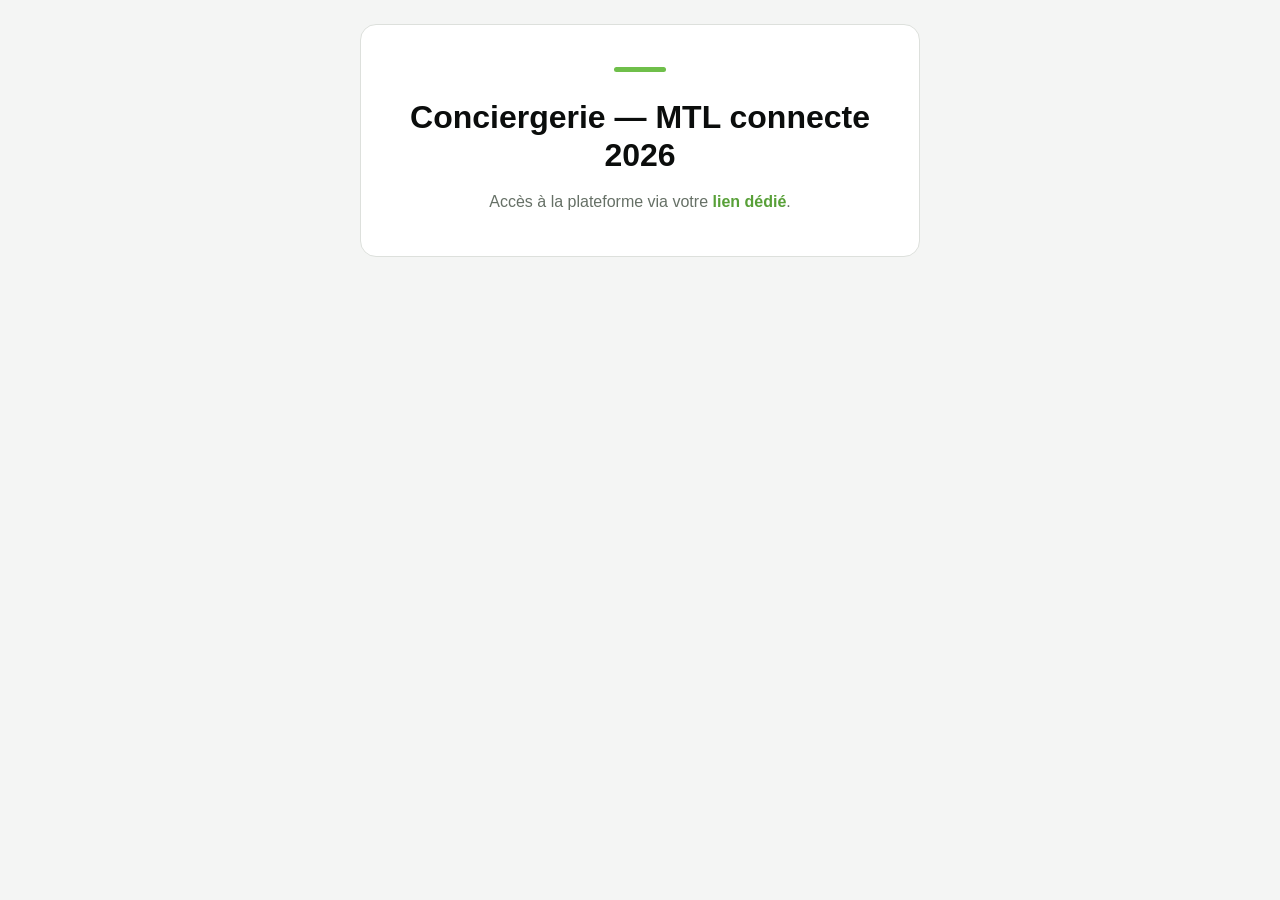
<file: index.html>
<!doctype html>
<html lang="fr">
<head>
  <meta charset="utf-8">
  <meta name="viewport" content="width=device-width,initial-scale=1">
  <meta name="robots" content="noindex,nofollow">
  <title>Conciergerie — MTL connecte 2026</title>

  <style>
    :root {
      --vert: #6fbf4a;
      --vert-fonce: #58a038;
      --texte: #0b0d0c;
      --muted: #667066;
      --fond: #f4f5f4;
      --bordure: #dde0dc;
    }

    * {
      box-sizing: border-box;
    }

    html,
    body {
      min-height: 100%;
      margin: 0;
    }

    body {
      display: grid;
      place-items: center;
      padding: 24px;
      background: var(--fond);
      color: var(--texte);
      font-family: Inter, Arial, sans-serif;
    }

    main {
      width: min(560px, 100%);
      padding: 42px 34px;
      text-align: center;
      background: #fff;
      border: 1px solid var(--bordure);
      border-radius: 16px;
    }

    .mark {
      width: 52px;
      height: 5px;
      margin: 0 auto 26px;
      border-radius: 999px;
      background: var(--vert);
    }

    h1 {
      margin: 0;
      font-size: clamp(1.55rem, 4vw, 2rem);
      line-height: 1.2;
    }

    p {
      margin: 14px 0 0;
      color: var(--muted);
      font-size: 1rem;
      line-height: 1.6;
    }

    strong {
      color: var(--vert-fonce);
    }
  </style>
</head>

<body>
  <main>
    <div class="mark" aria-hidden="true"></div>
    <h1>Conciergerie — MTL connecte 2026</h1>
    <p>Accès à la plateforme via votre <strong>lien dédié</strong>.</p>
  </main>
</body>
</html>
</file>
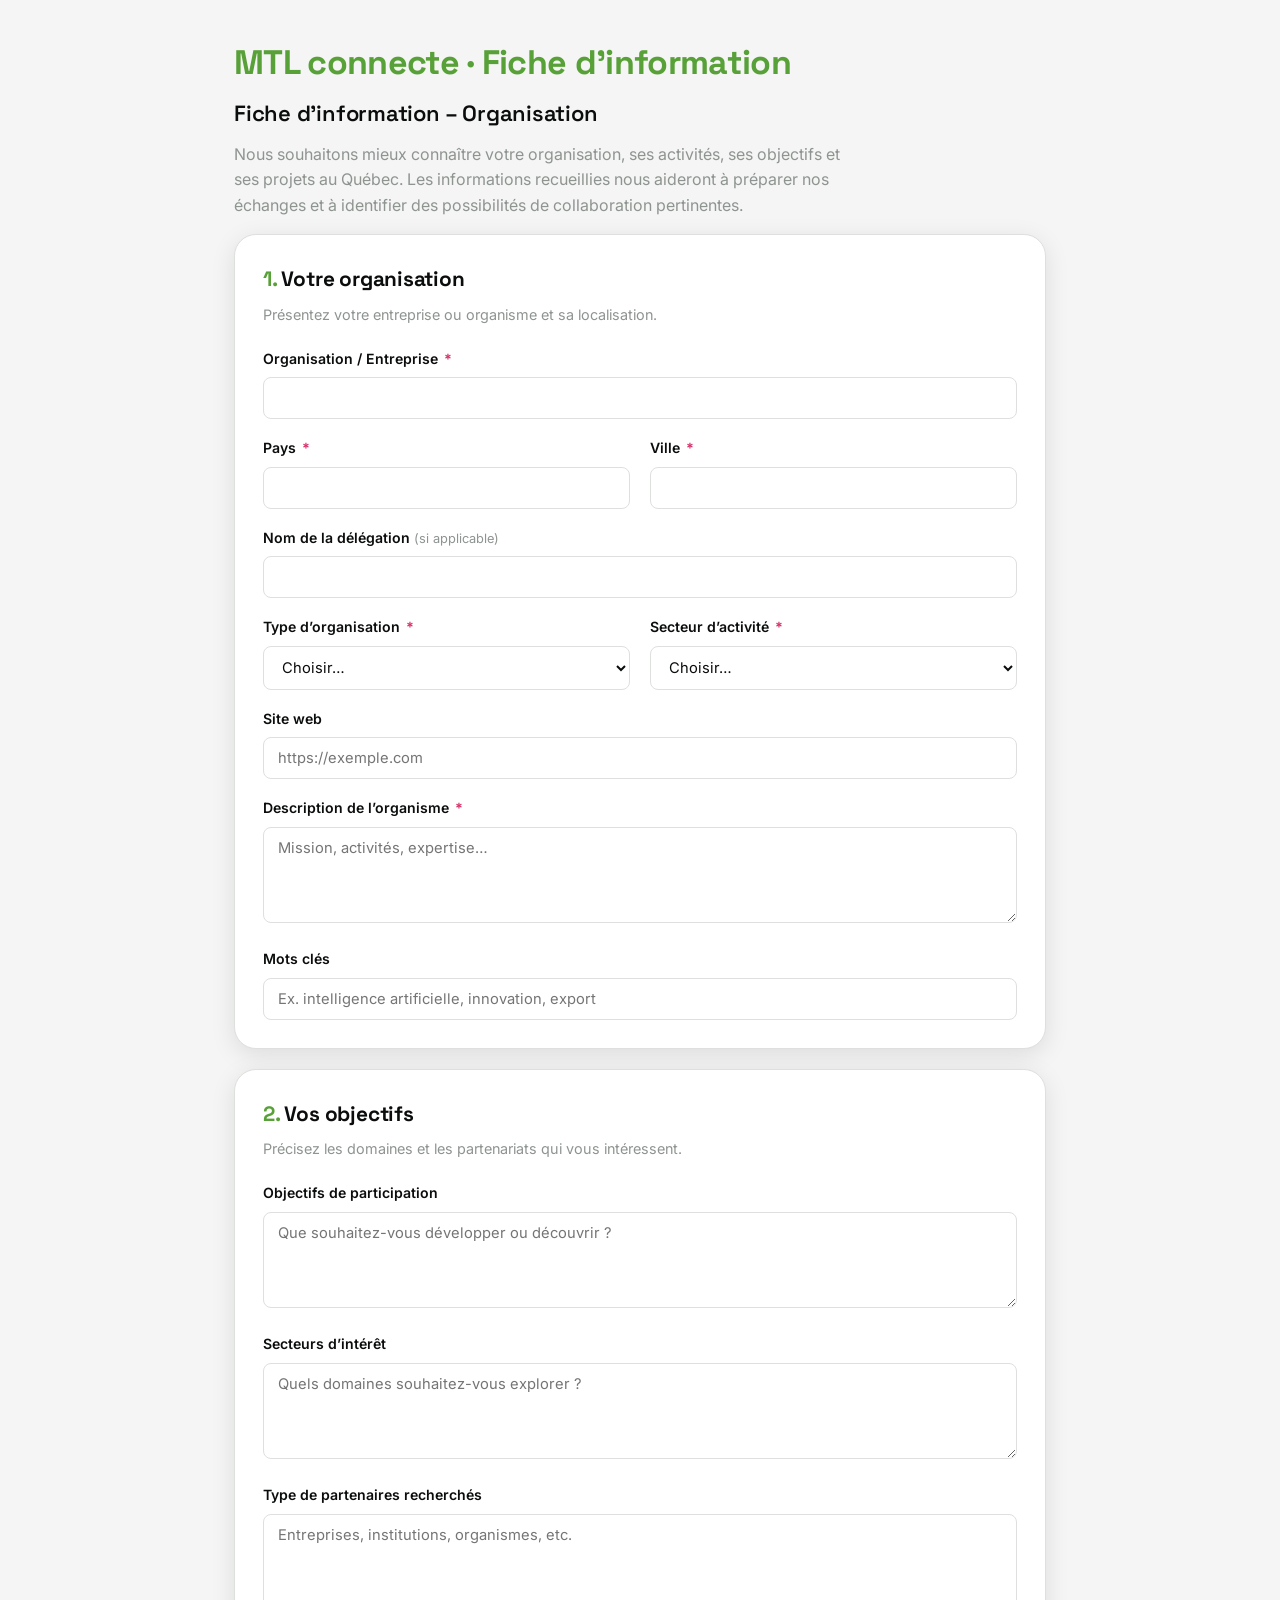
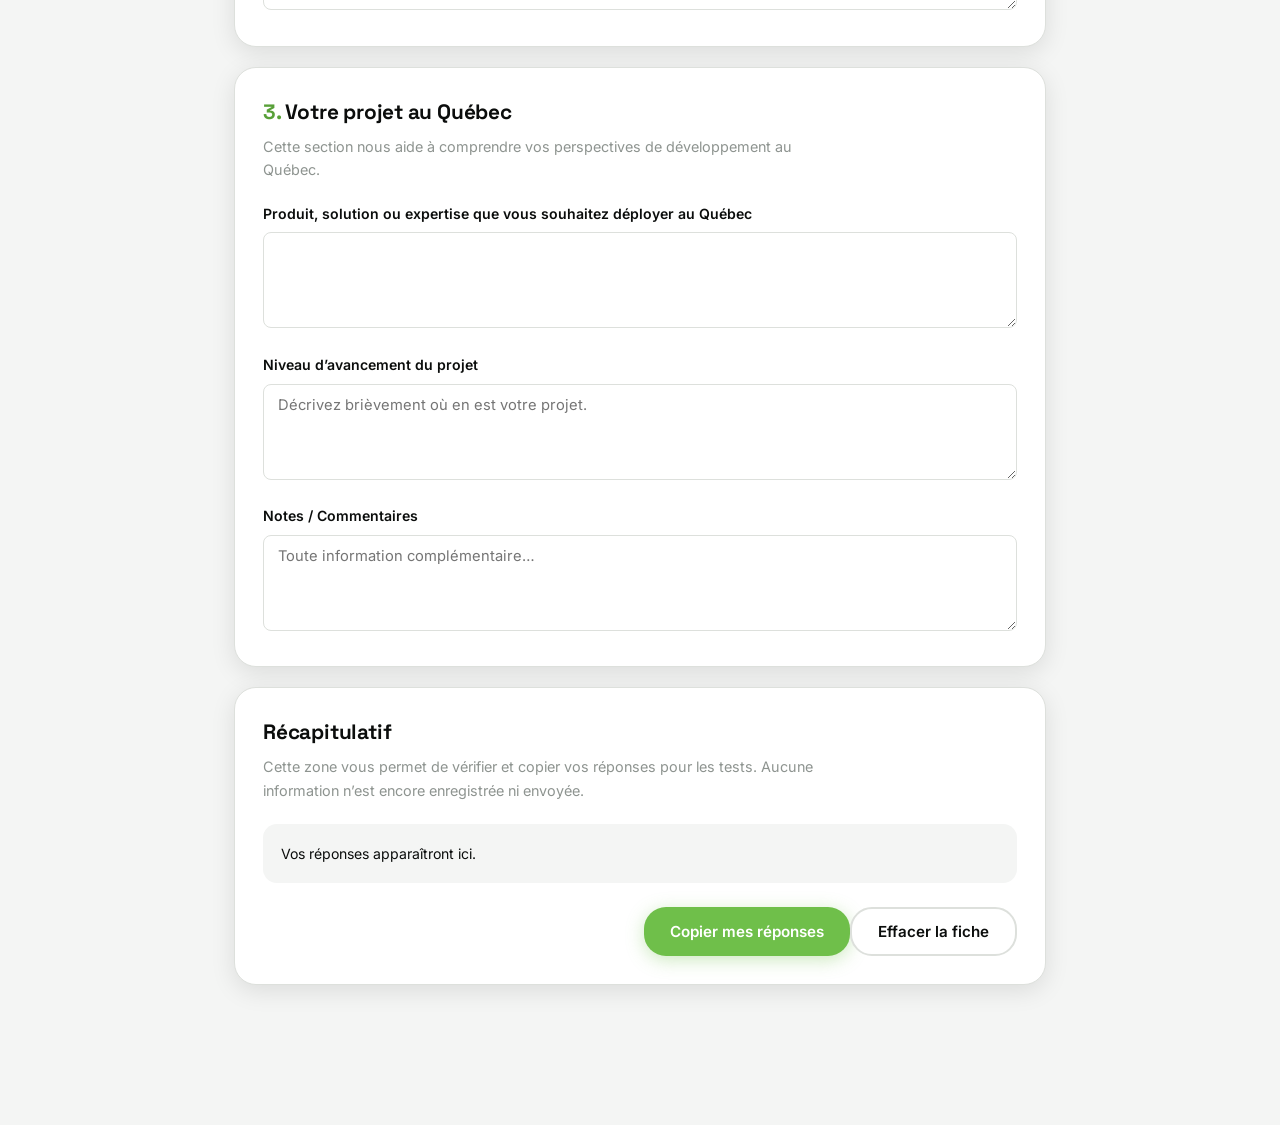
<file: fiche-organisation.html>
<!DOCTYPE html>
<!--
 FICHIER : fiche-organisation.html
 RÔLE : Maquette autonome, sans transmission ni sauvegarde serveur.
 SOMMAIRE :
 01 — En-tête et feuille de style commune
 02 — Présentation
 03 — Votre organisation (identité et présentation)
 04 — Vos objectifs
 05 — Votre projet au Québec
 06 — Récapitulatif et actions
 07 — Interactions et vérification locale
-->
<html lang="fr">
<head>
<meta charset="UTF-8">
<meta name="viewport" content="width=device-width, initial-scale=1">
<title>Fiche d'information – Organisation | MTL connecte</title>
<link rel="preconnect" href="https://fonts.googleapis.com">
<link href="https://fonts.googleapis.com/css2?family=Inter:wght@400;500;600;700&family=Space+Grotesk:wght@500;700&display=swap" rel="stylesheet">
<link rel="stylesheet" href="css/style.css">

</head>
<body>
<main class="form-page">
<!-- 02 — Présentation -->
<div class="form-hero">
<span class="form-kicker">MTL connecte · Fiche d'information</span>
<h1>Fiche d'information – Organisation</h1>
<p>Nous souhaitons mieux connaître votre organisation, ses activités, ses objectifs et ses projets au Québec. Les informations recueillies nous aideront à préparer nos échanges et à identifier des possibilités de collaboration pertinentes.</p>

</div>
<form id="organisationForm" novalidate>
<!-- 03 — Votre organisation -->
<section class="form-section">
<div class="section-head">
<h2><span class="sec-num">1.</span> Votre organisation</h2>
<p class="welcome">Présentez votre entreprise ou organisme et sa localisation.</p>
</div>
<div class="grid2">
<div class="field full"><label for="organisation">Organisation / Entreprise <span class="req">*</span></label><input type="text" required id="organisation" name="Organisation/Entreprise" autocomplete="organization"></div>
<div class="field"><label for="pays">Pays <span class="req">*</span></label><input type="text" required id="pays" name="Pays" autocomplete="country-name"></div>
<div class="field"><label for="ville">Ville <span class="req">*</span></label><input type="text" required id="ville" name="Ville" autocomplete="address-level2"></div>
<div class="field full"><label for="delegation">Nom de la délégation <span class="optional">(si applicable)</span></label><input type="text" id="delegation" name="Nom de la délégation "></div>
<div class="field"><label for="type">Type d’organisation <span class="req">*</span></label><select required id="type" name="Type d’organisation"><option value="">Choisir…</option><option value="Administration / organisme public">Administration / organisme public</option>
<option value="Agence de développement économique">Agence de développement économique</option>
<option value="Association / OBNL">Association / OBNL</option>
<option value="Centre de recherche">Centre de recherche</option>
<option value="Chambre de commerce">Chambre de commerce</option>
<option value="Collectivité locale / territoriale">Collectivité locale / territoriale</option>
<option value="Entreprise">Entreprise</option>
<option value="Établissement de santé">Établissement de santé</option>
<option value="Incubateur / accélérateur">Incubateur / accélérateur</option>
<option value="Organisation internationale">Organisation internationale</option>
<option value="Startup">Startup</option>
<option value="Université / établissement d&#39;enseignement">Université / établissement d&#39;enseignement</option>
<option value="Autre">Autre</option></select></div>
<div class="field"><label for="secteur">Secteur d’activité <span class="req">*</span></label><select required id="secteur" name="Secteur d'activité"><option value="">Choisir…</option><option value="Administration publique / services publics">Administration publique / services publics</option>
<option value="Agriculture / agroalimentaire">Agriculture / agroalimentaire</option>
<option value="Arts numériques / technologies immersives">Arts numériques / technologies immersives</option>
<option value="Automatisation">Automatisation</option>
<option value="Assurance ">Assurance </option>
<option value="Commerce / distribution">Commerce / distribution</option>
<option value="Commerce international / relations internationales">Commerce international / relations internationales</option>
<option value="Communication / marketing">Communication / marketing</option>
<option value="Culture / industries créatives">Culture / industries créatives</option>
<option value="Cybersécurité">Cybersécurité</option>
<option value="Deeptech">Deeptech</option>
<option value="Défense">Défense</option>
<option value="Design / architecture">Design / architecture</option>
<option value="Développement économique / soutien aux entreprises">Développement économique / soutien aux entreprises</option>
<option value="Développement territorial / collectivités">Développement territorial / collectivités</option>
<option value="Données / analytique">Données / analytique</option>
<option value="Éducation / formation / enseignement supérieur">Éducation / formation / enseignement supérieur</option>
<option value="Emploi / ressources humaines / compétences">Emploi / ressources humaines / compétences</option>
<option value="Énergie / environnement / climat">Énergie / environnement / climat</option>
<option value="Entrepreneuriat / soutien aux startups et PME">Entrepreneuriat / soutien aux startups et PME</option>
<option value="Événementiel">Événementiel</option>
<option value="Finance / services financiers">Finance / services financiers</option>
<option value="Immobilier / construction">Immobilier / construction</option>
<option value="Inclusion numérique / impact social">Inclusion numérique / impact social</option>
<option value="Industrie / ingénierie">Industrie / ingénierie</option>
<option value="Infonuagique / hébergement">Infonuagique / hébergement</option>
<option value="Intelligence artificielle">Intelligence artificielle</option>
<option value="Jeux vidéo">Jeux vidéo</option>
<option value="Logiciels / applications">Logiciels / applications</option>
<option value="Médias / audiovisuel / cinéma">Médias / audiovisuel / cinéma</option>
<option value="Mobilité / transport / aéronautique">Mobilité / transport / aéronautique</option>
<option value="Recherche / innovation / technologies avancées">Recherche / innovation / technologies avancées</option>
<option value="Santé / santé numérique">Santé / santé numérique</option>
<option value="Services professionnels / conseil">Services professionnels / conseil</option>
<option value="Services TI">Services TI</option>
<option value="Souveraineté numérique">Souveraineté numérique</option>
<option value="Télécommunications">Télécommunications</option>
<option value="Tourisme / voyage / tourisme d&#39;affaires">Tourisme / voyage / tourisme d&#39;affaires</option>
<option value="Autre">Autre</option></select></div>
<div class="field full"><label for="site">Site web</label><input type="url" id="site" name="Site web" placeholder="https://exemple.com"></div>
<div class="field full"><label for="description">Description de l’organisme <span class="req">*</span></label><textarea required id="description" name="Description de l'organisme" placeholder="Mission, activités, expertise…"></textarea></div>
<div class="field full"><label for="mots">Mots clés</label><input type="text" id="mots" name="Mots clés" placeholder="Ex. intelligence artificielle, innovation, export"></div>
</div>
</section>
<!-- 04 — Vos objectifs -->
<section class="form-section">
<div class="section-head">
<h2><span class="sec-num">2.</span> Vos objectifs</h2>
<p class="welcome">Précisez les domaines et les partenariats qui vous intéressent.</p>
</div>
<div class="grid2">
<div class="field full"><label for="objectifs">Objectifs de participation</label><textarea id="objectifs" name="Objectifs de participation" placeholder="Que souhaitez-vous développer ou découvrir ?"></textarea></div>
<div class="field full"><label for="interets">Secteurs d’intérêt</label><textarea id="interets" name="Secteurs d'intérêt" placeholder="Quels domaines souhaitez-vous explorer ?"></textarea></div>
<div class="field full"><label for="partenaires">Type de partenaires recherchés</label><textarea id="partenaires" name="Type de partenaires recherchés" placeholder="Entreprises, institutions, organismes, etc."></textarea></div>
</div>
</section>
<!-- 05 — Votre projet au Québec -->
<section class="form-section">
<div class="section-head">
<h2><span class="sec-num">3.</span> Votre projet au Québec</h2>
<p class="welcome">Cette section nous aide à comprendre vos perspectives de développement au Québec.</p>
</div>
<div class="grid2">
<div class="field full"><label for="produit">Produit, solution ou expertise que vous souhaitez déployer au Québec</label><textarea id="produit" name="Produit, solution ou expertise que vous souhaitez déployer au Québec"></textarea></div>
<div class="field full"><label for="avancement">Niveau d’avancement du projet</label><textarea id="avancement" name="Niveau d’avancement du projet" placeholder="Décrivez brièvement où en est votre projet."></textarea></div>
<div class="field full"><label for="notes">Notes / Commentaires</label><textarea id="notes" name="Notes/Commentaires" placeholder="Toute information complémentaire…"></textarea></div>
</div>
</section>
<!-- 06 — Récapitulatif et actions -->
<section class="form-section">
<div class="section-head">
<h2>Récapitulatif</h2>
<p class="welcome">Cette zone vous permet de vérifier et copier vos réponses pour les tests. Aucune information n’est encore enregistrée ni envoyée.</p>
</div>
<div id="recap" class="recap-box" aria-live="polite">Vos réponses apparaîtront ici.</div>
<div class="screen-actions">
<button type="button" class="btn btn-primary btn-medium" id="copyForm">Copier mes réponses</button>
<button type="button" class="btn btn-secondary btn-medium" id="resetForm">Effacer la fiche</button>
</div>
<p id="formStatus" class="hint" role="status" aria-live="polite"></p>
</section>
</form>
</main>
<script>
/* 07 — Interactions locales uniquement ; aucune API, aucun stockage automatique. */
(function () {
  "use strict";
  const form = document.getElementById("organisationForm");
  const recap = document.getElementById("recap");
  const status = document.getElementById("formStatus");
  const fields = Array.from(form.querySelectorAll("input,select,textarea"));
  const groupTitles = ["Votre organisation", "Vos objectifs", "Votre projet au Québec"];
  function summary() {
    return fields.map(field => {
      const value = field.value.trim();
      return value ? field.name.trim() + " : " + value : "";
    }).filter(Boolean).join("\n\n");
  }
  function render() {
    recap.replaceChildren();
    const sections = Array.from(form.querySelectorAll(".form-section")).filter(section => section.querySelector("input,select,textarea"));
    let count = 0;
    for (let index = 0; index < sections.length; index++) {
      const filled = Array.from(sections[index].querySelectorAll("input,select,textarea")).filter(field => field.value.trim());
      if (!filled.length) continue;
      const heading = document.createElement("div");
      heading.className = "recap-sub";
      heading.textContent = groupTitles[index];
      recap.append(heading);
      for (const field of filled) {
        const row = document.createElement("div");
        const key = document.createElement("span");
        const value = document.createElement("span");
        row.className = "recap-row";
        key.className = "k";
        value.textContent = field.value.trim();
        key.textContent = field.name.trim();
        row.append(key, value);
        recap.append(row);
        count++;
      }
    }
    if (!count) recap.textContent = "Vos réponses apparaîtront ici.";
    status.textContent = "";
  }
  form.addEventListener("input", render);
  form.addEventListener("change", render);
  form.addEventListener("submit", event => event.preventDefault());
  document.getElementById("copyForm").addEventListener("click", async () => {
    const missing = fields.find(field => field.required && !field.value.trim());
    if (missing) { missing.focus();status.textContent = "Veuillez compléter les champs obligatoires.";return; }
    const site = document.getElementById("site");
    if (site.value.trim() && !site.validity.valid) { site.focus();status.textContent = "Vérifiez l’adresse du site web.";return; }
    try {
      await navigator.clipboard.writeText(summary());
      status.textContent = "Réponses copiées. Aucune donnée n’a été envoyée.";
    } catch (_) {
      status.textContent = "La copie est bloquée par le navigateur. Sélectionnez le texte du récapitulatif pour le copier.";
    }
  });
  document.getElementById("resetForm").addEventListener("click", () => { form.reset();render(); });
  render();
})();
</script>
</body>
</html>
</file>
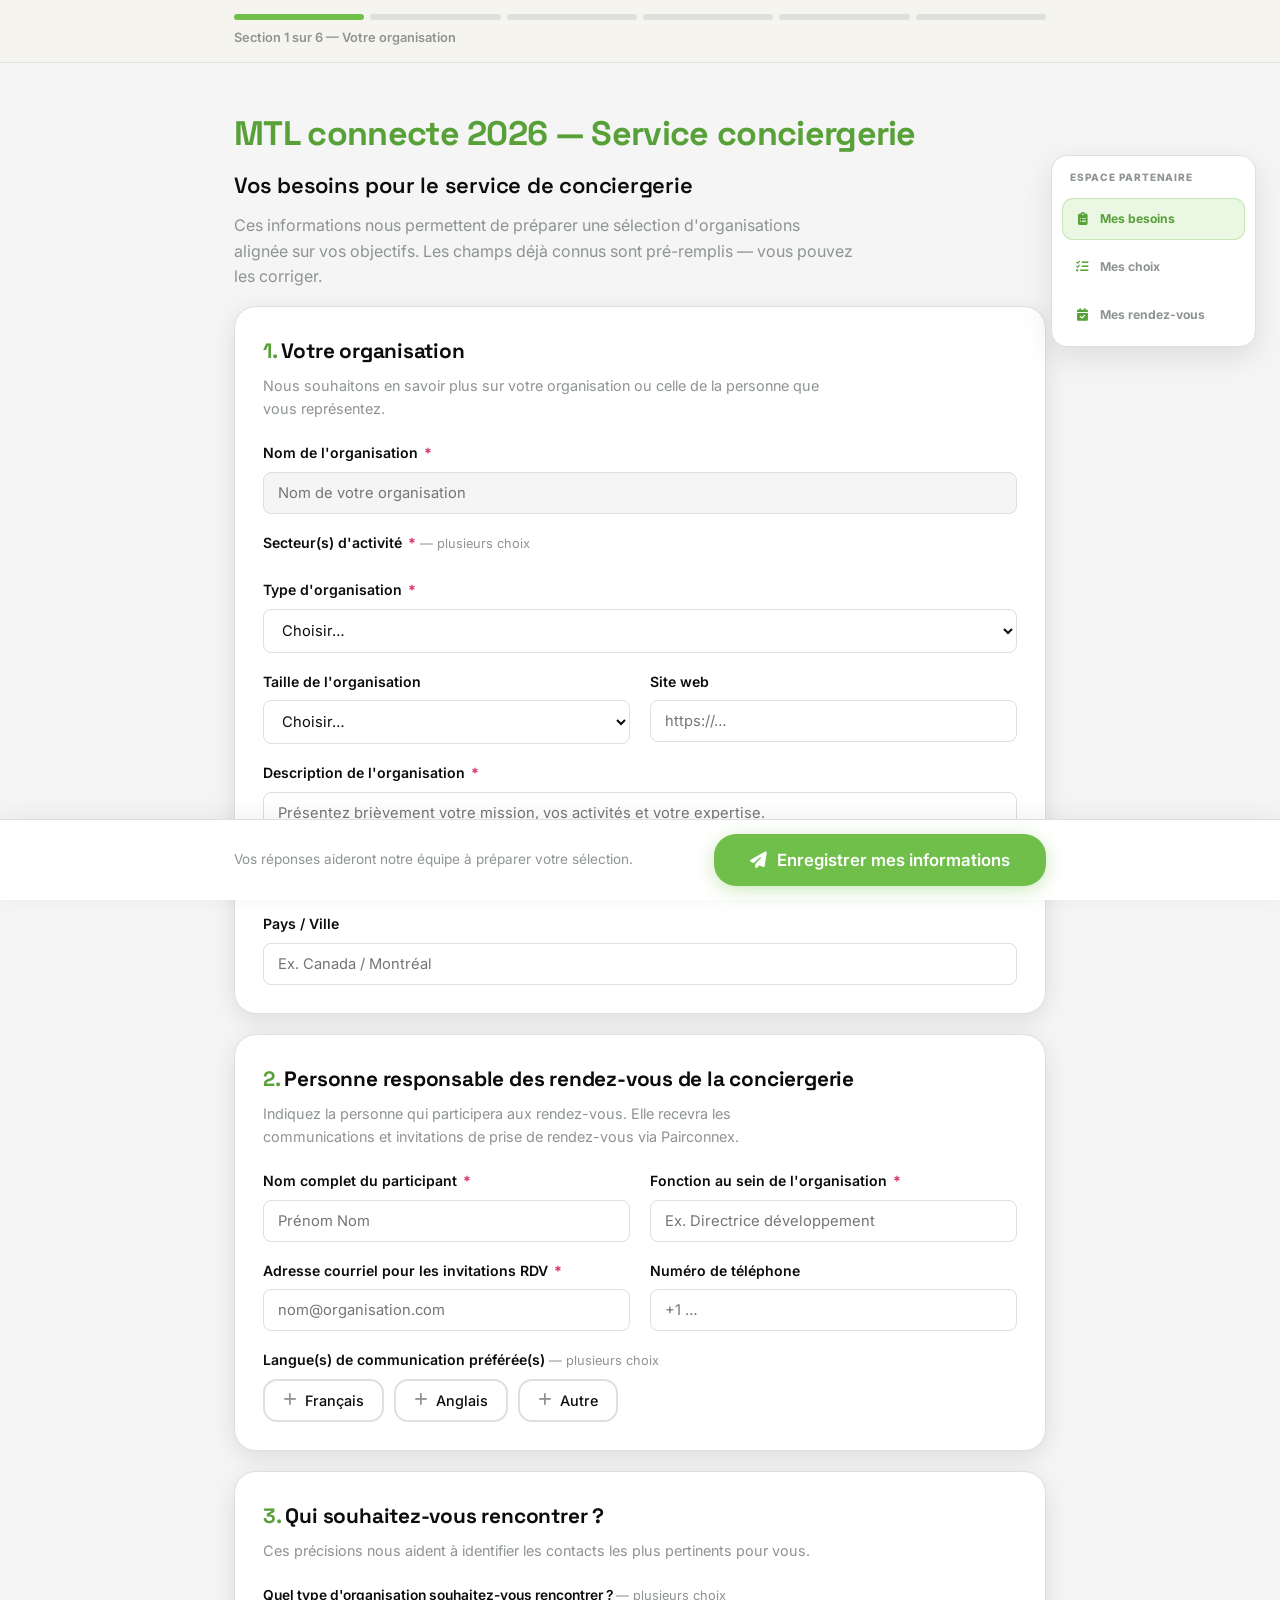
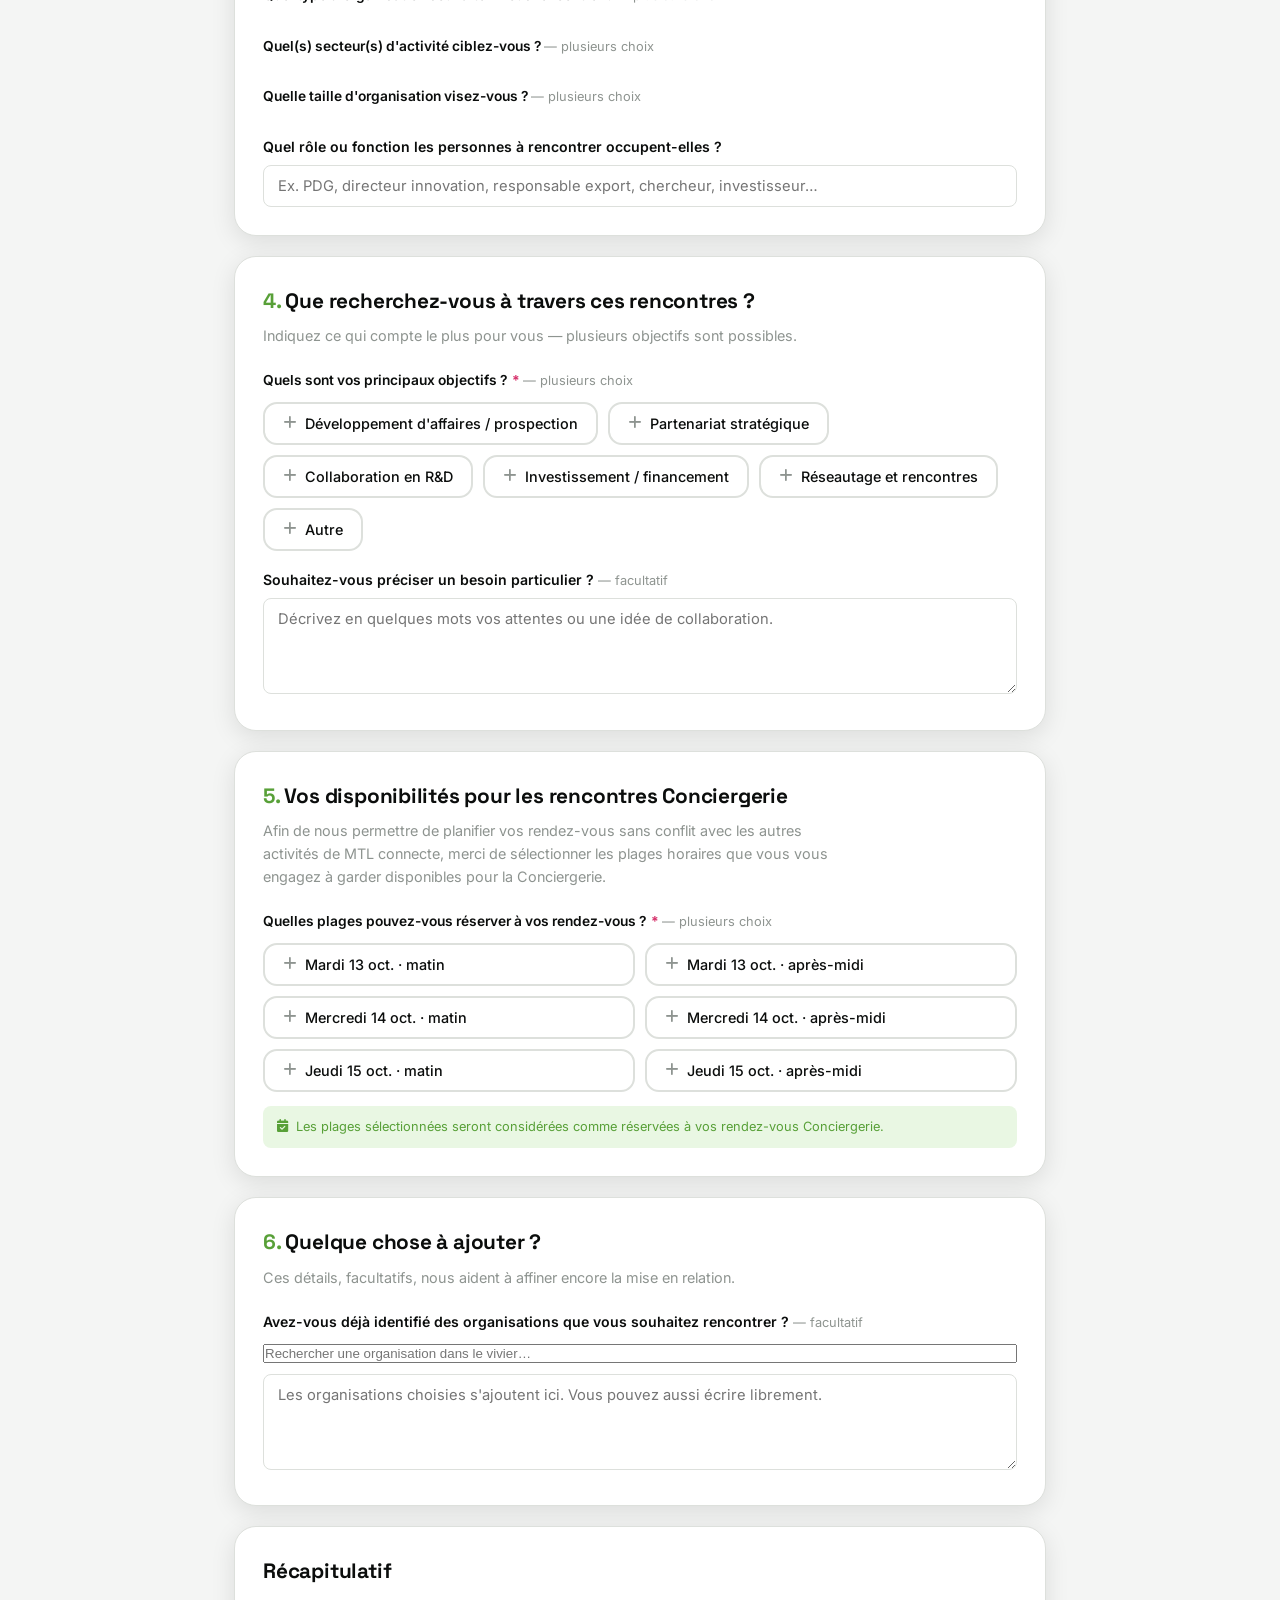
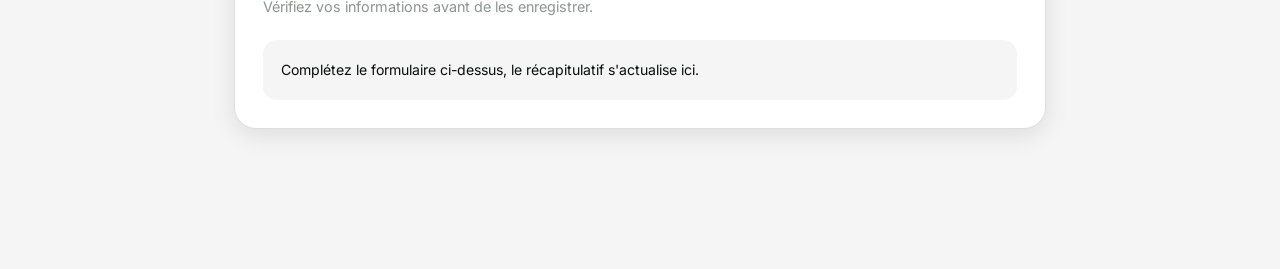
<file: partenaire-formulaire.html>
<!DOCTYPE html>
<!-- ════════════════════════════════════════════════════════════════════════
     FICHIER : partenaire-formulaire.html
     RÔLE    : Page formulaire de besoins (une page, 6 sections + récap).
               Style = charte PN ; structure/ton = méthodologie MTL connecte.

     ┌─ SOMMAIRE ─────────────────────────────────────────────────────────┐
     │  SECTION A — <head> : polices, CSS PN, styles propres au formulaire │
     │  SECTION B — Barre de progression collante                          │
     │  SECTION C — En-tête (kicker + titre + intro)                       │
     │  SECTION 1 — Votre organisation                                     │
     │  SECTION 2 — Personne responsable des rendez-vous                    │
     │  SECTION 3 — Qui souhaitez-vous rencontrer ?                        │
     │  SECTION 4 — Que recherchez-vous à travers ces rencontres ?         │
     │  SECTION 5 — Disponibilités réservées à la Conciergerie               │
     │  SECTION 6 — Quelque chose à ajouter ?                              │
     │  SECTION R — Récapitulatif (section à part)                         │
     │  SECTION S — Barre d'envoi + scripts                                │
     └────────────────────────────────────────────────────────────────────┘
     ════════════════════════════════════════════════════════════════════════ -->
<html lang="fr">
<head>
<meta charset="UTF-8">
<meta name="viewport" content="width=device-width, initial-scale=1.0">
<title>Conciergerie MTLC · Vos besoins</title>
<link rel="preconnect" href="https://fonts.googleapis.com">
<link href="https://fonts.googleapis.com/css2?family=Inter:wght@400;500;600;700&family=Space+Grotesk:wght@500;700&display=swap" rel="stylesheet">
<link rel="stylesheet" href="https://cdnjs.cloudflare.com/ajax/libs/font-awesome/6.5.1/css/all.min.css">
<link rel="stylesheet" href="css/style.css?v=20261009-form-v19">
<!-- SECTION A — styles communs (charte PN + composants + page formulaire) dans style.css -->
</head>
<body data-partner-page="besoins">

<!-- ═══ SECTION B — BARRE DE PROGRESSION ═══ -->
<div class="progress-sticky">
  <div class="steps" id="progressSteps"><div class="step"></div><div class="step"></div><div class="step"></div><div class="step"></div><div class="step"></div><div class="step"></div></div>
  <div class="progress-label" id="progressLabel">Section 1 sur 6 — Votre organisation</div>
</div>

<div class="form-page">

  <!-- ═══ MESSAGE DE CONFIRMATION APRÈS ENREGISTREMENT ═══ -->
  <section class="form-success-panel" id="formSuccess" hidden>
    <div class="form-success-icon">
      <i class="fas fa-check"></i>
    </div>
    <span class="form-success-kicker">Informations enregistrées</span>
    <h1>Merci !</h1>
    <p>
      Vos informations ont bien été enregistrées.
      Notre équipe peut maintenant préparer votre sélection pour la conciergerie.
    </p>
    <a class="btn btn-primary btn-large form-success-next"
       href="partenaire-selection.html"
       data-partner-nav="choix">
      Voir mes choix
      <i class="fas fa-arrow-right"></i>
    </a>
  </section>

  <nav class="partner-space-nav" aria-label="Espace Conciergerie">
    <span class="partner-space-nav-title">Espace partenaire</span>
    <a href="partenaire-formulaire.html" data-partner-nav="besoins">
      <i class="fas fa-clipboard-list"></i>
      <span>Mes besoins</span>
    </a>
    <a href="partenaire-selection.html" data-partner-nav="choix">
      <i class="fas fa-list-check"></i>
      <span>Mes choix</span>
    </a>
    <a href="partenaire-rendezvous.html" data-partner-nav="rendezvous">
      <i class="fas fa-calendar-check"></i>
      <span>Mes rendez-vous</span>
    </a>
  </nav>

  <div id="formLoadingNotice"
       style="margin:0 0 16px;padding:12px 14px;border:1px solid #DDE0DC;border-radius:10px;background:#F4F5F4;color:#6f756f;font-size:.9rem;">
    <i class="fas fa-spinner fa-spin" style="margin-right:8px;color:#58A038;"></i>
    Veuillez patienter pendant le chargement du formulaire…
  </div>

  <!-- ═══ SECTION C — EN-TÊTE ═══ -->
  <div class="form-hero">
    <span class="form-kicker" id="partnerTag">MTL connecte 2026 — Service conciergerie</span>
    <h1>Vos besoins pour le service de conciergerie</h1>
    <p>Ces informations nous permettent de préparer une sélection d'organisations alignée sur vos objectifs. Les champs déjà connus sont pré-remplis — vous pouvez les corriger.</p>
  </div>

  <!-- ═══ SECTION 1 — VOTRE ORGANISATION ═══ -->
  <section class="form-section" data-section="0">
    <div class="section-head">
      <h2><span class="sec-num">1.</span> Votre organisation</h2>
      <p class="welcome">Nous souhaitons en savoir plus sur votre organisation ou celle de la personne que vous représentez.</p>
    </div>
    <div class="grid2">
      <div class="field full">
        <label>Nom de l'organisation <span class="req">*</span><span class="prefilled-note" id="orgPrefill" hidden><i class="fas fa-check"></i> pré-rempli</span></label>
        <input type="text" id="f_org" placeholder="Nom de votre organisation" readonly aria-readonly="true"
               title="Le nom de l’organisation est associé à votre lien personnalisé et ne peut pas être modifié."
               style="background:#F4F5F4;color:#6B716C;cursor:not-allowed;border-color:#DDE0DC;">
      </div>
      <div class="field full">
        <label>Secteur(s) d'activité <span class="req">*</span> <span class="optional">— plusieurs choix</span></label>
        <div class="choice-grid vivier-choice-grid vivier-sector-grid" id="f_secteurs" data-multi>
          <!-- Généré depuis les appellations exactes du vivier (data.json). -->
        </div>
      </div>
      <div class="field full">
        <label>Type d'organisation <span class="req">*</span></label>
        <select id="f_type">
          <option value="">Choisir…</option>
          <!-- Options générées depuis le vivier (data.json). -->
        </select>
      </div>
      <div class="field">
        <label>Taille de l'organisation</label>
        <select id="f_taille">
          <option value="">Choisir…</option>
          <!-- Options générées depuis le vivier (data.json). -->
        </select>
      </div>
      <div class="field"><label>Site web</label><input type="url" id="f_site" placeholder="https://…"></div>
      <div class="field full">
        <label>Description de l'organisation <span class="req">*</span></label>
        <textarea id="f_desc" placeholder="Présentez brièvement votre mission, vos activités et votre expertise."></textarea>
      </div>
      <div class="field full"><label>Pays / Ville</label><input type="text" id="f_lieu" placeholder="Ex. Canada / Montréal"></div>
    </div>
  </section>

  <!-- ═══ SECTION 2 — VOTRE PROFIL ET VOS COORDONNÉES ═══ -->
  <section class="form-section" data-section="1">
    <div class="section-head">
      <h2><span class="sec-num">2.</span> Personne responsable des rendez-vous de la conciergerie</h2>
      <p class="welcome">Indiquez la personne qui participera aux rendez-vous. Elle recevra les communications et invitations de prise de rendez-vous via Pairconnex.</p>
    </div>
    <div class="grid2">
      <div class="field"><label>Nom complet du participant <span class="req">*</span></label><input type="text" id="f_nom" placeholder="Prénom Nom"></div>
      <div class="field"><label>Fonction au sein de l'organisation <span class="req">*</span></label><input type="text" id="f_poste" placeholder="Ex. Directrice développement"></div>
      <div class="field"><label>Adresse courriel pour les invitations RDV <span class="req">*</span></label><input type="email" id="f_email" placeholder="nom@organisation.com"></div>
      <div class="field"><label>Numéro de téléphone</label><input type="tel" id="f_tel" placeholder="+1 …"></div>
      <div class="field full">
        <label>Langue(s) de communication préférée(s) <span class="optional">— plusieurs choix</span></label>
        <div class="choice-grid" id="f_langues" data-multi>
          <button type="button" class="choice-chip" data-val="Français"><i class="fas fa-plus"></i> Français</button>
          <button type="button" class="choice-chip" data-val="Anglais"><i class="fas fa-plus"></i> Anglais</button>
          <button type="button" class="choice-chip" data-val="Autre"><i class="fas fa-plus"></i> Autre</button>
        </div>
      </div>
    </div>
  </section>

  <!-- ═══ SECTION 3 — QUI SOUHAITEZ-VOUS RENCONTRER ═══ -->
  <section class="form-section" data-section="2">
    <div class="section-head">
      <h2><span class="sec-num">3.</span> Qui souhaitez-vous rencontrer&nbsp;?</h2>
      <p class="welcome">Ces précisions nous aident à identifier les contacts les plus pertinents pour vous.</p>
    </div>
    <div class="grid2">
      <div class="field full">
        <div class="subq">Quel type d'organisation souhaitez-vous rencontrer&nbsp;? <span class="optional">— plusieurs choix</span></div>
        <div class="choice-grid vivier-choice-grid" id="f_type_rech" data-multi>
          <!-- Généré depuis les appellations exactes du vivier (data.json). -->
        </div>
      </div>
      <div class="field full">
        <div class="subq">Quel(s) secteur(s) d'activité ciblez-vous&nbsp;? <span class="optional">— plusieurs choix</span></div>
        <div class="choice-grid vivier-choice-grid vivier-sector-grid" id="f_secteurs_cibles" data-multi>
          <!-- Généré depuis les appellations exactes du vivier (data.json). -->
        </div>
      </div>
      <div class="field full">
        <div class="subq">Quelle taille d'organisation visez-vous&nbsp;? <span class="optional">— plusieurs choix</span></div>
        <div class="choice-grid vivier-choice-grid" id="f_taille_rech" data-multi>
          <!-- Généré depuis les appellations exactes du vivier (data.json). -->
        </div>
      </div>
      <div class="field full">
        <label>Quel rôle ou fonction les personnes à rencontrer occupent-elles&nbsp;?</label>
        <input type="text" id="f_roles" placeholder="Ex. PDG, directeur innovation, responsable export, chercheur, investisseur…">
      </div>
    </div>
  </section>

  <!-- ═══ SECTION 4 — OBJECTIFS ═══ -->
  <section class="form-section" data-section="3">
    <div class="section-head">
      <h2><span class="sec-num">4.</span> Que recherchez-vous à travers ces rencontres&nbsp;?</h2>
      <p class="welcome">Indiquez ce qui compte le plus pour vous — plusieurs objectifs sont possibles.</p>
    </div>
    <div class="field full">
      <div class="subq">Quels sont vos principaux objectifs&nbsp;? <span class="req">*</span> <span class="optional">— plusieurs choix</span></div>
      <div class="choice-grid" id="f_objectifs" data-multi>
        <button type="button" class="choice-chip" data-val="Développement d'affaires"><i class="fas fa-plus"></i> Développement d'affaires / prospection</button>
        <button type="button" class="choice-chip" data-val="Partenariat stratégique"><i class="fas fa-plus"></i> Partenariat stratégique</button>
        <button type="button" class="choice-chip" data-val="Collaboration R&D"><i class="fas fa-plus"></i> Collaboration en R&D</button>
        <button type="button" class="choice-chip" data-val="Investissement"><i class="fas fa-plus"></i> Investissement / financement</button>
        <button type="button" class="choice-chip" data-val="Réseautage et rencontres"><i class="fas fa-plus"></i> Réseautage et rencontres</button>
        <button type="button" class="choice-chip" data-val="Autre"><i class="fas fa-plus"></i> Autre</button>
      </div>
    </div>
    <div class="field full" style="margin-top:18px;">
      <label>Souhaitez-vous préciser un besoin particulier&nbsp;? <span class="optional">— facultatif</span></label>
      <textarea id="f_objectifs_libre" placeholder="Décrivez en quelques mots vos attentes ou une idée de collaboration."></textarea>
    </div>
  </section>

  <!-- ═══ SECTION 5 — DISPONIBILITÉS CONCIERGERIE ═══ -->
  <section class="form-section availability-section" data-section="4">
    <div class="section-head">
      <h2><span class="sec-num">5.</span> Vos disponibilités pour les rencontres Conciergerie</h2>
      <p class="welcome">
        Afin de nous permettre de planifier vos rendez-vous sans conflit avec les autres activités de MTL connecte,
        merci de sélectionner les plages horaires que vous vous engagez à garder disponibles pour la Conciergerie.
      </p>
    </div>

    <div class="field full">
      <div class="subq">
        Quelles plages pouvez-vous réserver à vos rendez-vous&nbsp;?
        <span class="req">*</span>
        <span class="optional">— plusieurs choix</span>
      </div>

      <div class="choice-grid availability-grid" id="f_disponibilites" data-multi>
        <button type="button" class="choice-chip availability-chip" data-val="Mardi matin"><i class="fas fa-plus"></i> Mardi 13 oct. · matin</button>
        <button type="button" class="choice-chip availability-chip" data-val="Mardi après-midi"><i class="fas fa-plus"></i> Mardi 13 oct. · après-midi</button>
        <button type="button" class="choice-chip availability-chip" data-val="Mercredi matin"><i class="fas fa-plus"></i> Mercredi 14 oct. · matin</button>
        <button type="button" class="choice-chip availability-chip" data-val="Mercredi après-midi"><i class="fas fa-plus"></i> Mercredi 14 oct. · après-midi</button>
        <button type="button" class="choice-chip availability-chip" data-val="Jeudi matin"><i class="fas fa-plus"></i> Jeudi 15 oct. · matin</button>
        <button type="button" class="choice-chip availability-chip" data-val="Jeudi après-midi"><i class="fas fa-plus"></i> Jeudi 15 oct. · après-midi</button>
      </div>

      <p class="availability-note">
        <i class="fas fa-calendar-check"></i>
        Les plages sélectionnées seront considérées comme réservées à vos rendez-vous Conciergerie.
      </p>
    </div>
  </section>

  <!-- ═══ SECTION 6 — COMPLÉMENTS ═══ -->
  <section class="form-section" data-section="5">
    <div class="section-head">
      <h2><span class="sec-num">6.</span> Quelque chose à ajouter&nbsp;?</h2>
      <p class="welcome">Ces détails, facultatifs, nous aident à affiner encore la mise en relation.</p>
    </div>
    <div class="field full">
      <label>Avez-vous déjà identifié des organisations que vous souhaitez rencontrer&nbsp;? <span class="optional">— facultatif</span></label>
      <div class="identified-org-picker">
        <input type="search" id="f_contacts_search" placeholder="Rechercher une organisation dans le vivier…" autocomplete="off">
        <div class="identified-org-results" id="f_contacts_results" hidden></div>
      </div>
      <textarea id="f_contacts_ident" placeholder="Les organisations choisies s'ajoutent ici. Vous pouvez aussi écrire librement."></textarea>
    </div>
  </section>

  <!-- ═══ SECTION R — RÉCAPITULATIF ═══ -->
  <section class="form-section recap-section">
    <div class="section-head">
      <h2>Récapitulatif</h2>
      <p class="welcome">Vérifiez vos informations avant de les enregistrer.</p>
    </div>
    <div class="recap-box" id="recap">Complétez le formulaire ci-dessus, le récapitulatif s'actualise ici.</div>
  </section>
</div>

<!-- ═══ SECTION S — BARRE D'ENVOI + SCRIPTS ═══ -->
<div class="form-submit-bar">
  <div class="form-submit-inner">
    <div class="status" id="formStatus">Vos réponses aideront notre équipe à préparer votre sélection.</div>
    <button type="button" class="btn btn-primary btn-large" id="submitForm"><i class="fas fa-paper-plane"></i> Enregistrer mes informations</button>
  </div>
</div>

<script src="js/config.js?v=20260824-form-v12"></script>
<script src="js/api.js?v=20261009-v78"></script>
<script src="js/partenaire-espace.js?v=20260824-form-v12"></script>
<script src="js/partenaire-formulaire.js?v=20261009-form-v19"></script>
</body>
</html>
</file>
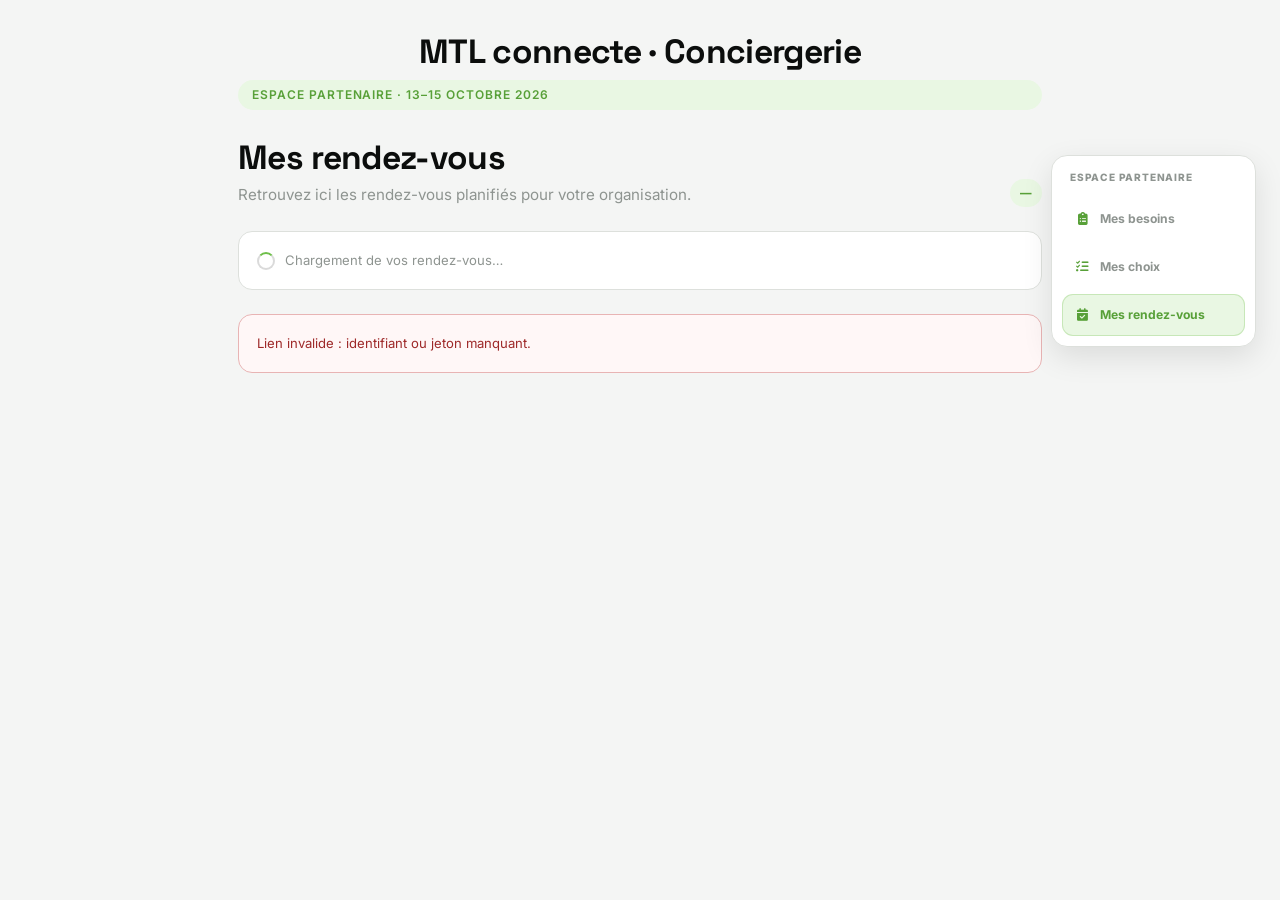
<file: partenaire-rendezvous.html>
<!DOCTYPE html>
<html lang="fr">
<head>
<meta charset="UTF-8">
<meta name="viewport" content="width=device-width, initial-scale=1.0">
<title>Conciergerie MTLC · Mes rendez-vous</title>
<link rel="preconnect" href="https://fonts.googleapis.com">
<link href="https://fonts.googleapis.com/css2?family=Inter:wght@400;500;600;700&family=Space+Grotesk:wght@500;700&display=swap" rel="stylesheet">
<link rel="stylesheet" href="https://cdnjs.cloudflare.com/ajax/libs/font-awesome/6.5.1/css/all.min.css">
<link rel="stylesheet" href="css/style.css?v=20260824-avail-notif1">
</head>
<body class="partner-rdv-page" data-partner-page="rendezvous">

<div class="screen-inner">
  <nav class="partner-space-nav" aria-label="Espace Conciergerie">
    <span class="partner-space-nav-title">Espace partenaire</span>
    <a href="partenaire-formulaire.html" data-partner-nav="besoins">
      <i class="fas fa-clipboard-list"></i>
      <span>Mes besoins</span>
    </a>
    <a href="partenaire-selection.html" data-partner-nav="choix">
      <i class="fas fa-list-check"></i>
      <span>Mes choix</span>
    </a>
    <a href="partenaire-rendezvous.html" data-partner-nav="rendezvous">
      <i class="fas fa-calendar-check"></i>
      <span>Mes rendez-vous</span>
    </a>
  </nav>

  <div class="brand-logo"><span class="screen-title">MTL connecte · Conciergerie</span></div>

  <div class="screen-body">
    <span class="tag-label" id="partnerTag">Espace partenaire · 13–15 octobre 2026</span>

    <div class="partner-rdv-head">
      <div>
        <h1 class="screen-title">Mes rendez-vous</h1>
        <p class="hero-description">Retrouvez ici les rendez-vous planifiés pour votre organisation.</p>
      </div>
      <div class="partner-rdv-count" id="rdvCount">—</div>
    </div>

    <div class="partner-rdv-loading" id="rdvLoading">
      <span class="spinner partner-spinner-dark"></span>
      Chargement de vos rendez-vous…
    </div>

    <div class="partner-rdv-error" id="rdvError" hidden></div>
    <div class="partner-rdv-content" id="rdvContent" hidden></div>
  </div>
</div>

<script src="js/config.js?v=20260824-avail-notif1"></script>
<script src="js/api.js?v=20260824-avail-notif1"></script>
<script src="js/partenaire-espace.js?v=20260824-avail-notif1"></script>
<script src="js/partenaire-rendezvous.js?v=20260824-avail-notif1"></script>
</body>
</html>
</file>
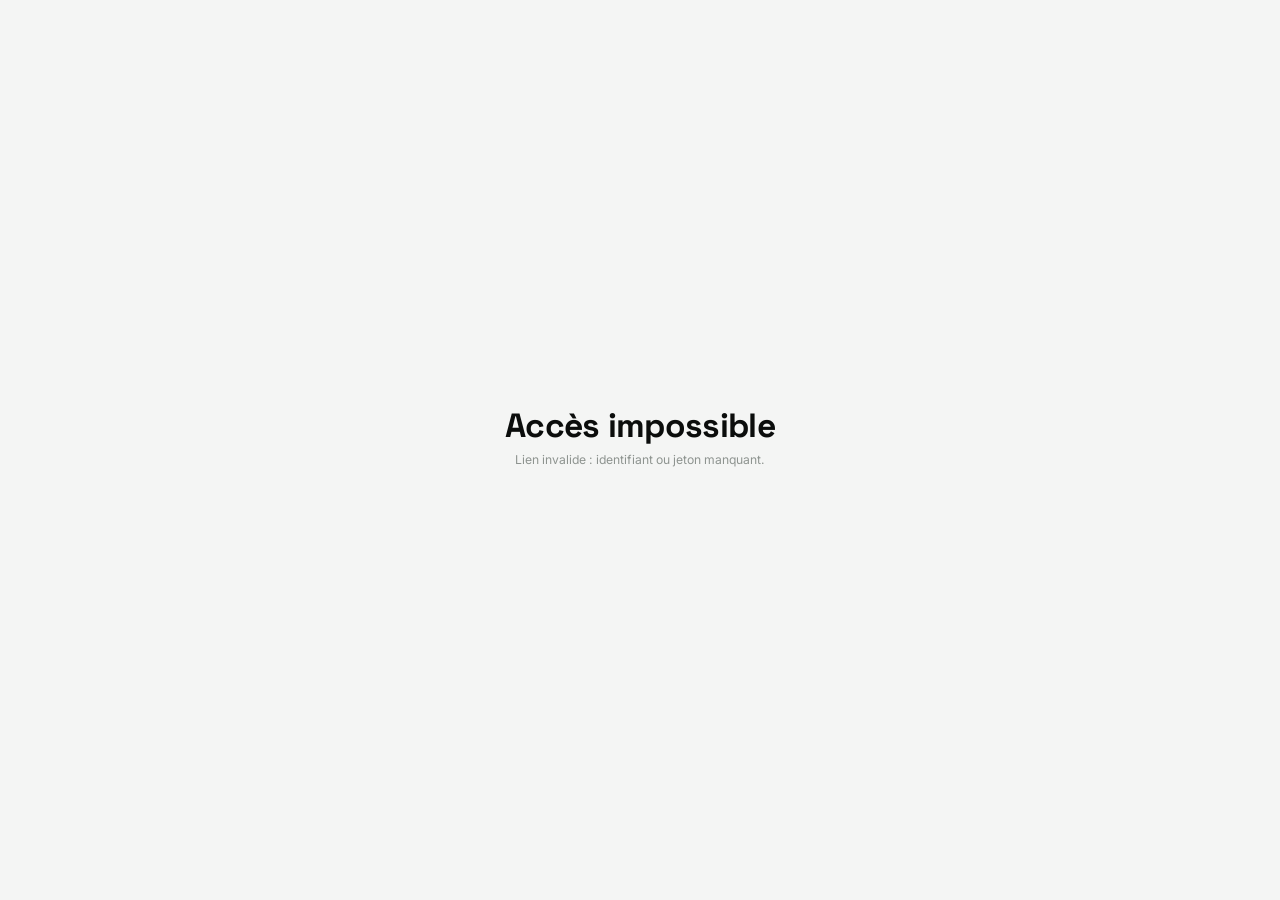
<file: partenaire-selection.html>
<!DOCTYPE html>
<html lang="fr">
<head>
<meta charset="UTF-8">
<meta name="viewport" content="width=device-width, initial-scale=1.0">
<title>Conciergerie MTLC · Vos rencontres</title>
<link rel="preconnect" href="https://fonts.googleapis.com">
<link href="https://fonts.googleapis.com/css2?family=Inter:wght@400;500;600;700&family=Space+Grotesk:wght@500;700&display=swap" rel="stylesheet">
<link rel="stylesheet" href="https://cdnjs.cloudflare.com/ajax/libs/font-awesome/6.5.1/css/all.min.css">
<link rel="stylesheet" href="css/style.css?v=20261009-v20">
</head>
<body class="partner-selection-page" data-partner-page="choix">
<div class="screen-inner">
  <nav class="partner-space-nav" aria-label="Espace Conciergerie">
    <span class="partner-space-nav-title">Espace partenaire</span>
    <a href="partenaire-formulaire.html" data-partner-nav="besoins"><i class="fas fa-clipboard-list"></i><span>Mes besoins</span></a>
    <a href="partenaire-selection.html" data-partner-nav="choix"><i class="fas fa-list-check"></i><span>Mes choix</span></a>
    <a href="partenaire-rendezvous.html" data-partner-nav="rendezvous"><i class="fas fa-calendar-check"></i><span>Mes rendez-vous</span></a>
  </nav>
  <div class="brand-logo"><span class="screen-title">MTL connecte · Conciergerie</span></div>
  <div class="screen-body">
    <span class="tag-label" id="partnerTag">Espace partenaire · 13–15 octobre 2026</span>
    <h1 class="screen-title">Quelles organisations souhaitez-vous rencontrer&nbsp;?</h1>
    <p class="hero-description" id="selectionIntro">Nous avons sélectionné des organisations selon vos critères. Choisissez celles que vous souhaitez rencontrer ; vos choix restent modifiables.</p>
    <p class="hint">Liste préparée pour <b id="partnerTitle">…</b></p>

    <details class="partner-filter-accordion" id="filterAccordion">
      <summary class="partner-filter-summary">
        <div>
          <strong><i class="fas fa-sliders"></i> Filtrer les propositions</strong>
          <span>Optionnel · utile surtout pour modifier vos choix</span>
        </div>
        <div class="partner-filter-summary-right">
          <span class="partner-filter-count" id="filterCount">0 actif</span>
          <i class="fas fa-chevron-down partner-filter-chevron" aria-hidden="true"></i>
        </div>
      </summary>
      <div class="partner-filter-body">
        <div class="partner-search-wrap">
          <label for="orgSearch">Recherche rapide</label>
          <input type="search" id="orgSearch" placeholder="Rechercher une organisation…" autocomplete="off">
        </div>
        <div id="filterPanel"></div>
      </div>
    </details>

    <div class="privacy-note" id="listLoadingNote">
      <i class="fas fa-spinner fa-spin"></i>
      <span>Le chargement de la liste peut prendre quelques instants. Veuillez patienter…</span>
    </div>

    <p class="partner-selection-summary" id="resultCount" hidden></p>
    <div class="privacy-note" id="quotaWarning" hidden><i class="fas fa-circle-info"></i><span id="quotaWarningText"></span></div>
    <div class="choice-list" id="orgGrid" hidden></div>

    <div id="postListActions" hidden>
      <div class="privacy-note" id="exploreVivierNote" hidden>
        <i class="fas fa-magnifying-glass"></i>
        <span id="exploreVivierText">Vous ne trouvez pas suffisamment d'organisations parmi les propositions de PN&nbsp;? Vous pouvez explorer l'ensemble du vivier.</span>
      </div>
      <div class="screen-actions" id="exploreVivierActions" hidden>
        <button type="button" class="btn btn-ghost btn-small" id="exploreVivierBtn"><i class="fas fa-border-all"></i> Explorer tout le vivier</button>
      </div>
      <div class="screen-actions">
        <div>
          <p class="hint" id="selCount"><b>0</b> organisation sélectionnée</p>
          <button class="btn btn-primary btn-medium" id="saveBtn"><i class="fas fa-floppy-disk"></i> Enregistrer</button>
        </div>
      </div>
    </div>
  </div>
</div>

<script src="js/config.js?v=20260826-lock17"></script>
<script src="js/api.js?v=20261009-v78"></script>
<script src="js/partenaire-vivier.js?v=20260826-lock17"></script>
<script src="js/partenaire-espace.js?v=20260826-lock17"></script>
<script src="js/partenaire-selection.js?v=20261009-v20"></script>
<script src="js/selection-lock.js?v=20260826-lock17"></script>
</body>
</html>
</file>
<file: css/style.css>
/* ════════════════════════════════════════════════════════════════════════
   FICHIER : style.css
   RÔLE    : Charte PN + composants COMMUNS à toutes les pages partenaire
             (formulaire, portail sélection). L'admin ajoute admin.css par-dessus.

   ┌─ SOMMAIRE ───────────────────────────────────────────────────────────┐
   │  1 — Variables & charte (:root)                                       │
   │  2 — Reset & base (html, body, *)                                     │
   │  3 — Écrans & mise en page (screen, screen-inner)                     │
   │  4 — En-tête & hero (brand, tag-label, hero-*)                        │
   │  5 — Progression (progress-bar, step-label)                           │
   │  6 — Formulaire de base (form-grid, form-group, inputs)               │
   │  7 — Choix (choice-chip, pill-btn)                                    │
   │  8 — Boutons (btn, btn-primary, btn-large…)                           │
   │  9 — Divers composants communs (toast, spinner…)                      │
   │  10 — PAGE FORMULAIRE (form-page, sections, récap) ← fusionné ici     │
   └──────────────────────────────────────────────────────────────────────┘
   Convention : styles COMMUNS ici ; spécifique admin dans admin.css.
   ════════════════════════════════════════════════════════════════════════ */

/* ================================================================
   style.css — Styles publics génériques
   Diagnostic IA + futurs formulaires publics

   Sections :
   01 — Variables
   02 — Reset et base
   03 — Système d’écrans et conteneurs
   04 — Logo et étiquettes
   05 — Accueil / Hero
   06 — Navigation, retour et progression
   07 — Corps d’écran et textes
   08 — Grilles, champs et erreurs de formulaire
   09 — Consentement et checkbox personnalisé
   10 — Boutons pills
   11 — Choix simples et choix multiples
   12 — Actions et boutons
   13 — Spinners et chargement
   14 — Écran de résultat / feedback
   15 — Modale
   16 — Pied de page
   17 — États d’erreur et scrollbar
   18 — Responsive tablette et mobile
   19 — Optimisations tactile / kiosque
================================================================ */

/* ================================================================
   01 — Variables
================================================================ */
:root {
  --noir:        #0B0D0C;
  --vert:        #6FBF4A;
  --vert-dark:   #58a038;
  --vert-light:  #e9f7e3;
  --blanc:       #FFFFFF;
  --gris-text:   #8E9490;
  --gris-light:  #F4F5F4;
  --gris-border: #DDE0DC;
  --danger:      #D64045;
  --danger-bg:   #FFF0F0;
  --radius-sm:   8px;
  --radius-md:   14px;
  --radius-lg:   22px;
  --shadow-sm:   0 2px 8px rgba(0,0,0,.06);
  --shadow-md:   0 6px 24px rgba(0,0,0,.10);
  --shadow-lg:   0 16px 48px rgba(0,0,0,.14);
  --transition:  0.22s cubic-bezier(.4,0,.2,1);
  --font-main:   'Inter', sans-serif;
  --font-title:  'Space Grotesk', 'Inter', sans-serif;
}

/* ================================================================
   02 — Reset et base
================================================================ */
*, *::before, *::after { box-sizing: border-box; margin: 0; padding: 0; }

html { font-size: 16px; scroll-behavior: smooth; }

body {
  font-family: var(--font-main);
  background: var(--gris-light);
  color: var(--noir);
  min-height: 100vh;
  line-height: 1.6;
  -webkit-font-smoothing: antialiased;
}

/* ================================================================
   03 — Système d’écrans et conteneurs
================================================================ */
.screen {
  display: none;
  min-height: 100vh;
  width: 100%;
  animation: fadeIn 0.35s ease;
}
.screen-active { display: flex; }

@keyframes fadeIn {
  from { opacity: 0; transform: translateY(12px); }
  to   { opacity: 1; transform: translateY(0); }
}

.screen-inner {
  width: 100%;
  max-width: 860px;
  margin: 0 auto;
  padding: 32px 28px 48px;
  display: flex;
  flex-direction: column;
  gap: 0;
}

.screen-inner.screen-center {
  align-items: center;
  justify-content: center;
  text-align: center;
  min-height: 100vh;
  gap: 28px;
}

/* ================================================================
   04 — Logo et étiquettes
================================================================ */

/* 04.1 — Logo */
.brand-logo {
  display: flex;
  align-items: center;
  justify-content: center;
  margin-bottom: 8px;
}
.brand-logo-img {
  height: 52px;
  width: auto;
  max-width: 280px;
  display: block;
  /* Le logo est noir sur fond blanc — il s'affiche parfaitement sur fond clair */
  object-fit: contain;
}

/* 04.2 — Étiquette / tag */
.tag-label {
  display: inline-block;
  background: var(--vert-light);
  color: var(--vert-dark);
  font-size: 0.75rem;
  font-weight: 600;
  letter-spacing: .08em;
  text-transform: uppercase;
  padding: 5px 14px;
  border-radius: 100px;
  margin-bottom: 4px;
}

/* ================================================================
   05 — Accueil / Hero
================================================================ */
.hero-content {
  display: flex;
  flex-direction: column;
  align-items: center;
  gap: 18px;
  max-width: 640px;
  text-align: center;
}

.hero-title {
  font-family: var(--font-title);
  font-size: clamp(2rem, 5vw, 3.2rem);
  font-weight: 700;
  line-height: 1.15;
  color: var(--noir);
  letter-spacing: -.02em;
}

.hero-title span.accent { color: var(--vert); }

.hero-subtitle {
  font-size: clamp(1rem, 2.5vw, 1.2rem);
  font-weight: 500;
  color: var(--noir);
  line-height: 1.5;
}

.hero-description {
  font-size: 0.95rem;
  color: var(--gris-text);
  line-height: 1.6;
  max-width: 520px;
}

.privacy-note {
  display: flex;
  align-items: flex-start;
  gap: 10px;
  background: var(--gris-light);
  border: 1.5px solid var(--gris-border);
  border-radius: var(--radius-md);
  padding: 14px 18px;
  font-size: 0.82rem;
  color: var(--gris-text);
  text-align: left;
  max-width: 520px;
}
.privacy-note i { color: var(--vert); margin-top: 2px; flex-shrink: 0; }

/* ================================================================
   06 — Navigation, retour et progression
================================================================ */
.screen-header {
  display: flex;
  align-items: center;
  gap: 16px;
  padding: 20px 0 28px;
}

.btn-back {
  background: none;
  border: none;
  color: var(--gris-text);
  font-size: 0.88rem;
  font-family: var(--font-main);
  cursor: pointer;
  display: flex;
  align-items: center;
  gap: 6px;
  padding: 6px 10px;
  border-radius: var(--radius-sm);
  transition: background var(--transition), color var(--transition);
  white-space: nowrap;
  flex-shrink: 0;
}
.btn-back:hover { background: var(--gris-border); color: var(--noir); }

.progress-bar-wrap {
  flex: 1;
  height: 6px;
  background: var(--gris-border);
  border-radius: 100px;
  overflow: hidden;
}
.progress-bar {
  height: 100%;
  background: var(--vert);
  border-radius: 100px;
  transition: width 0.5s cubic-bezier(.4,0,.2,1);
}

.step-label {
  font-size: 0.78rem;
  color: var(--gris-text);
  font-weight: 500;
  white-space: nowrap;
  flex-shrink: 0;
}

/* ================================================================
   07 — Corps d’écran et textes
================================================================ */
.screen-body {
  flex: 1;
  display: flex;
  flex-direction: column;
  gap: 24px;
}

.screen-title {
  font-family: var(--font-title);
  font-size: clamp(1.5rem, 4vw, 2.1rem);
  font-weight: 700;
  color: var(--noir);
  letter-spacing: -.02em;
  line-height: 1.2;
}

.screen-intro {
  font-size: 1rem;
  color: var(--noir);
  line-height: 1.6;
}

.hint {
  color: var(--gris-text);
  font-size: 0.88rem;
  font-style: italic;
}

/* ================================================================
   08 — Grilles, champs et erreurs de formulaire
================================================================ */
.form-grid {
  display: grid;
  grid-template-columns: 1fr 1fr;
  gap: 20px 24px;
}

.form-group {
  display: flex;
  flex-direction: column;
  gap: 7px;
  position: relative;
}

.form-group.full-width { grid-column: 1 / -1; }
.form-group.mt-2 { margin-top: 24px; }

.form-group label {
  font-size: 0.88rem;
  font-weight: 600;
  color: var(--noir);
}

.required { color: var(--vert-dark); }
.optional { color: var(--gris-text); font-weight: 400; font-size: 0.82rem; }

.form-group input,
.form-group textarea,
.form-group select {
  width: 100%;
  padding: 13px 16px;
  border: 1.5px solid var(--gris-border);
  border-radius: var(--radius-md);
  font-size: 1rem;
  font-family: var(--font-main);
  color: var(--noir);
  background: var(--blanc);
  transition: border-color var(--transition), box-shadow var(--transition);
  outline: none;
  appearance: none;
}

.form-group input:focus,
.form-group textarea:focus,
.form-group select:focus {
  border-color: var(--vert);
  box-shadow: 0 0 0 3px rgba(111,191,74,0.15);
}

.form-group input.error,
.form-group textarea.error,
.form-group select.error {
  border-color: var(--danger);
  box-shadow: 0 0 0 3px rgba(214,64,69,0.12);
}

.form-group textarea {
  resize: vertical;
  min-height: 110px;
}

.char-count {
  font-size: 0.75rem;
  color: var(--gris-text);
  text-align: right;
  margin-top: -4px;
}

.field-error {
  display: none;
  font-size: 0.8rem;
  color: var(--danger);
  font-weight: 500;
}
.field-error.visible { display: block; }

/* ================================================================
   09 — Consentement et checkbox personnalisé
================================================================ */
.consent-block {
  background: var(--vert-light);
  border: 1.5px solid #b8e0a0;
  border-radius: var(--radius-md);
  padding: 18px 20px;
}

.checkbox-label {
  display: flex;
  align-items: flex-start;
  gap: 14px;
  cursor: pointer;
}

.checkbox-label input[type="checkbox"] {
  position: absolute;
  opacity: 0;
  width: 0;
  height: 0;
}

.checkbox-custom {
  width: 22px;
  height: 22px;
  min-width: 22px;
  border: 2px solid var(--vert);
  border-radius: 5px;
  background: var(--blanc);
  display: flex;
  align-items: center;
  justify-content: center;
  margin-top: 2px;
  transition: background var(--transition), border-color var(--transition);
}

.checkbox-label input:checked + .checkbox-custom {
  background: var(--vert);
  border-color: var(--vert);
}

.checkbox-label input:checked + .checkbox-custom::after {
  content: '';
  width: 6px;
  height: 10px;
  border: 2px solid var(--blanc);
  border-top: none;
  border-left: none;
  transform: rotate(45deg) translate(-1px, -1px);
  display: block;
}

.checkbox-text {
  font-size: 0.92rem;
  color: var(--noir);
  line-height: 1.5;
}

/* ================================================================
   10 — Boutons pills
================================================================ */
.pill-group {
  display: flex;
  flex-wrap: wrap;
  gap: 10px;
}

.pill-btn {
  padding: 10px 18px;
  border: 2px solid var(--gris-border);
  border-radius: 100px;
  background: var(--blanc);
  color: var(--noir);
  font-size: 0.9rem;
  font-family: var(--font-main);
  font-weight: 500;
  cursor: pointer;
  transition: border-color var(--transition), background var(--transition), color var(--transition), box-shadow var(--transition);
}

.pill-btn:hover {
  border-color: var(--vert);
  background: var(--vert-light);
}

.pill-btn.selected {
  border-color: var(--vert);
  background: var(--vert);
  color: var(--blanc);
  box-shadow: 0 2px 10px rgba(111,191,74,0.3);
}

/* ================================================================
   11 — Choix simples et choix multiples
================================================================ */

/* 11.1 — Choix simple en liste */
.choice-list {
  display: flex;
  flex-direction: column;
  gap: 10px;
}

.choice-btn {
  display: flex;
  align-items: center;
  gap: 16px;
  width: 100%;
  padding: 18px 22px;
  background: var(--blanc);
  border: 2px solid var(--gris-border);
  border-radius: var(--radius-md);
  cursor: pointer;
  text-align: left;
  font-family: var(--font-main);
  transition: border-color var(--transition), background var(--transition), box-shadow var(--transition), transform var(--transition);
}

.choice-btn:hover {
  border-color: var(--vert);
  background: var(--vert-light);
  transform: translateX(4px);
}

.choice-btn.selected {
  border-color: var(--vert);
  background: var(--vert-light);
  box-shadow: 0 2px 12px rgba(111,191,74,0.18);
}

.choice-icon {
  width: 40px;
  height: 40px;
  min-width: 40px;
  background: var(--gris-light);
  border-radius: var(--radius-sm);
  display: flex;
  align-items: center;
  justify-content: center;
  color: var(--gris-text);
  font-size: 1.1rem;
  transition: background var(--transition), color var(--transition);
}

.choice-btn.selected .choice-icon {
  background: var(--vert);
  color: var(--blanc);
}

.choice-text {
  font-size: 1rem;
  font-weight: 500;
  color: var(--noir);
  line-height: 1.4;
}

/* 11.2 — Choix multiples en chips */
.choice-grid {
  display: flex;
  flex-wrap: wrap;
  gap: 10px;
}

.choice-chip {
  display: flex;
  align-items: center;
  gap: 8px;
  padding: 11px 18px;
  border: 2px solid var(--gris-border);
  border-radius: var(--radius-md);
  background: var(--blanc);
  color: var(--noir);
  font-size: 0.9rem;
  font-family: var(--font-main);
  font-weight: 500;
  cursor: pointer;
  transition: border-color var(--transition), background var(--transition), color var(--transition), box-shadow var(--transition);
}

.choice-chip i {
  color: var(--gris-text);
  font-size: 0.9rem;
  transition: color var(--transition);
}

.choice-chip:hover {
  border-color: var(--vert);
  background: var(--vert-light);
}

.choice-chip.selected {
  border-color: var(--vert);
  background: var(--vert);
  color: var(--blanc);
  box-shadow: 0 2px 10px rgba(111,191,74,0.28);
}

.choice-chip.selected i { color: var(--blanc); }

/* ================================================================
   12 — Actions et boutons
================================================================ */

/* 12.1 — Zone d’actions */
.screen-actions {
  padding: 24px 0 0;
  display: flex;
  justify-content: flex-end;
}

/* 12.2 — Boutons */
.btn {
  display: inline-flex;
  align-items: center;
  justify-content: center;
  gap: 10px;
  border: none;
  cursor: pointer;
  font-family: var(--font-main);
  font-weight: 600;
  border-radius: var(--radius-lg);
  transition: background var(--transition), transform var(--transition), box-shadow var(--transition), color var(--transition), border-color var(--transition);
  text-decoration: none;
  white-space: nowrap;
}

.btn:active { transform: scale(0.97); }

.btn-primary {
  background: var(--vert);
  color: var(--blanc);
  box-shadow: 0 4px 18px rgba(111,191,74,0.35);
}
.btn-primary:hover {
  background: var(--vert-dark);
  box-shadow: 0 6px 22px rgba(111,191,74,0.45);
  transform: translateY(-1px);
}

.btn-secondary {
  background: var(--blanc);
  color: var(--noir);
  border: 2px solid var(--gris-border);
}
.btn-secondary:hover {
  border-color: var(--vert);
  color: var(--vert-dark);
  background: var(--vert-light);
}

.btn-ghost {
  background: transparent;
  color: var(--gris-text);
  border: 2px solid var(--gris-border);
}
.btn-ghost:hover {
  background: var(--gris-light);
  color: var(--noir);
}

.btn-large  { padding: 16px 36px; font-size: 1.05rem; }
.btn-medium { padding: 13px 26px; font-size: 0.95rem; }
.btn-small  { padding: 9px 18px;  font-size: 0.82rem; }

/* ================================================================
   13 — Spinners et chargement
================================================================ */

/* 13.1 — Spinner simple */
.spinner {
  display: inline-block;
  width: 18px;
  height: 18px;
  border: 2.5px solid rgba(255,255,255,0.4);
  border-top-color: var(--blanc);
  border-radius: 50%;
  animation: spin 0.7s linear infinite;
}
@keyframes spin { to { transform: rotate(360deg); } }

/* ================================================================
   14 — Écran de résultat / feedback
================================================================ */
.feedback-header {
  display: flex;
  flex-direction: column;
  align-items: center;
  gap: 12px;
}

.checkmark-anim {
  font-size: 3.2rem;
  color: var(--vert);
  animation: popIn 0.5s cubic-bezier(.17,.67,.32,1.28);
}

@keyframes popIn {
  from { transform: scale(0.4); opacity: 0; }
  to   { transform: scale(1);   opacity: 1; }
}

.feedback-card {
  background: var(--blanc);
  border: 1.5px solid var(--gris-border);
  border-radius: var(--radius-lg);
  padding: 28px 32px;
  box-shadow: var(--shadow-md);
  width: 100%;
  max-width: 680px;
  text-align: left;
}

.feedback-text {
  font-size: 1.02rem;
  line-height: 1.65;
  color: var(--noir);
  margin-bottom: 24px;
}

.feedback-reco h3 {
  font-family: var(--font-title);
  font-size: 0.95rem;
  font-weight: 700;
  text-transform: uppercase;
  letter-spacing: .06em;
  color: var(--vert-dark);
  margin-bottom: 12px;
}

.feedback-reco ul {
  list-style: none;
  display: flex;
  flex-direction: column;
  gap: 10px;
}

.feedback-reco ul li {
  display: flex;
  align-items: flex-start;
  gap: 12px;
  font-size: 0.95rem;
  color: var(--noir);
}

.feedback-reco ul li::before {
  content: '';
  width: 8px;
  height: 8px;
  min-width: 8px;
  border-radius: 50%;
  background: var(--vert);
  margin-top: 7px;
}

.feedback-thankyou {
  display: flex;
  align-items: center;
  gap: 12px;
  background: var(--vert-light);
  border: 1.5px solid #b8e0a0;
  border-radius: var(--radius-md);
  padding: 16px 22px;
  max-width: 680px;
  width: 100%;
  text-align: left;
}

.feedback-thankyou i {
  color: var(--vert-dark);
  font-size: 1.2rem;
  flex-shrink: 0;
}

.feedback-thankyou p {
  font-size: 0.92rem;
  color: var(--noir);
  line-height: 1.5;
}

.feedback-cta {
  display: flex;
  flex-wrap: wrap;
  gap: 12px;
  justify-content: center;
  max-width: 680px;
  width: 100%;
}

.kiosk-reset {
  margin-top: 12px;
}

/* ================================================================
   15 — Modale
================================================================ */
.modal-overlay {
  position: fixed;
  inset: 0;
  background: rgba(11,13,12,0.55);
  display: flex;
  align-items: center;
  justify-content: center;
  z-index: 1000;
  animation: fadeIn 0.2s ease;
}

.modal-box {
  background: var(--blanc);
  border-radius: var(--radius-lg);
  padding: 40px 36px;
  max-width: 420px;
  width: 90%;
  text-align: center;
  box-shadow: var(--shadow-lg);
  display: flex;
  flex-direction: column;
  align-items: center;
  gap: 16px;
}

.modal-icon {
  font-size: 2.8rem;
  color: var(--vert);
}

.modal-box h3 {
  font-family: var(--font-title);
  font-size: 1.4rem;
  font-weight: 700;
  color: var(--noir);
}

.modal-box p {
  font-size: 0.95rem;
  color: var(--gris-text);
  line-height: 1.6;
}

/* 13.2 — Overlay de chargement */
#loading-overlay {
  position: fixed;
  inset: 0;
  background: rgba(11,13,12,0.6);
  display: flex;
  align-items: center;
  justify-content: center;
  z-index: 999;
}

.loading-content {
  display: flex;
  flex-direction: column;
  align-items: center;
  gap: 18px;
  color: var(--blanc);
}

.loading-spinner {
  width: 48px;
  height: 48px;
  border: 4px solid rgba(255,255,255,0.25);
  border-top-color: var(--vert);
  border-radius: 50%;
  animation: spin 0.9s linear infinite;
}

.loading-content p {
  font-size: 1.05rem;
  font-weight: 500;
}

/* ================================================================
   16 — Pied de page
================================================================ */
.screen-footer {
  font-size: 0.75rem;
  color: var(--gris-text);
  margin-top: 8px;
}

/* ================================================================
   17 — États d’erreur et scrollbar
================================================================ */

/* 17.1 — États d’erreur sur groupes de choix */
.pill-group.has-error .pill-btn:not(.selected),
.choice-list.has-error .choice-btn:not(.selected),
.choice-grid.has-error .choice-chip:not(.selected) {
  border-color: #e8b8ba;
}

/* 17.2 — Scrollbar */
::-webkit-scrollbar { width: 6px; }
::-webkit-scrollbar-track { background: transparent; }
::-webkit-scrollbar-thumb { background: var(--gris-border); border-radius: 3px; }

/* ================================================================
   18 — Responsive tablette et mobile
================================================================ */

@media (max-width: 860px) {
  .screen-inner { padding: 24px 20px 40px; }
  .form-grid { grid-template-columns: 1fr; gap: 16px; }
  .form-group.full-width { grid-column: 1; }
  .screen-inner.screen-center { padding: 32px 20px 40px; }
  .feedback-card { padding: 22px 20px; }
}

@media (max-width: 600px) {
  .screen-inner { padding: 16px 14px 32px; }
  .hero-title { font-size: 1.8rem; }
  .btn-large  { padding: 14px 24px; font-size: 1rem; width: 100%; justify-content: center; }
  .btn-medium { width: 100%; justify-content: center; }
  .screen-actions { justify-content: stretch; }
  .screen-actions .btn { width: 100%; justify-content: center; }
  .choice-btn { padding: 14px 16px; }
  .choice-icon { width: 34px; height: 34px; min-width: 34px; }
  .feedback-cta { flex-direction: column; }
  .screen-header { flex-wrap: wrap; gap: 10px; }
  .step-label { width: 100%; text-align: center; }
  .progress-bar-wrap { order: 3; width: 100%; }
  .btn-back { order: 1; }
  .step-label { order: 2; }
  .modal-box { padding: 28px 20px; }
}

/* ================================================================
   19 — Optimisations tactile / kiosque
================================================================ */
@media (pointer: coarse) {
  .btn-large  { min-height: 58px; }
  .choice-btn { min-height: 64px; }
  .choice-chip { min-height: 48px; }
  .pill-btn   { min-height: 44px; }
}


/* ════════════════════════════════════════════════════════════════════════
   SECTION 10 — PAGE FORMULAIRE (partenaire-formulaire.html)
   Styles spécifiques à la page de besoins, regroupés ici pour n'avoir
   qu'un seul CSS commun. Repères internes : en-tête, progression collante,
   sections, grille 2 colonnes, cases à pastilles, barre d'envoi, récap.
   ════════════════════════════════════════════════════════════════════════ */
.form-page { max-width: 860px; margin: 0 auto; padding: 36px 24px 120px; }
.form-hero { margin-bottom: 16px; }
.form-kicker { display:block; font-family: var(--font-title); font-weight:700; font-size: clamp(26px,4vw,34px); letter-spacing:-.02em; color: var(--vert-dark); margin-bottom: 6px; }
.form-hero h1 { font-family: var(--font-title); font-size: clamp(18px,2.6vw,22px); font-weight:600; letter-spacing:-.01em; margin:2px 0 10px; color: var(--noir); }
.form-hero p { color: var(--gris-text); max-width: 62ch; }

.progress-sticky { position: sticky; top: 0; z-index: 30; background: rgba(246,244,239,.9); backdrop-filter: blur(8px); padding: 14px 0; margin-bottom: 8px; border-bottom: 1px solid var(--gris-border); }
.progress-sticky .steps { display:flex; gap:6px; max-width:860px; margin:0 auto; padding:0 24px; }
.progress-sticky .step { flex:1; height:6px; border-radius:100px; background: var(--gris-border); transition: background var(--transition); }
.progress-sticky .step.done { background: var(--vert); }
.progress-label { max-width:860px; margin:8px auto 0; padding:0 24px; font-size:.8rem; color:var(--gris-text); font-weight:600; }

/* Section façon MTL connecte : titre-question + sous-titre accueillant */
.form-section { background: var(--blanc); border:1.5px solid var(--gris-border); border-radius: var(--radius-lg); padding: 28px; margin-bottom: 20px; box-shadow: var(--shadow-md); }
.section-head { margin-bottom:22px; }
.section-head h2 { font-family:var(--font-title); font-size:1.3rem; letter-spacing:-.01em; color:var(--noir); }
.section-head .sec-num { color: var(--vert-dark); font-weight:700; }
.section-head .welcome { font-size:.9rem; color:var(--gris-text); margin-top:6px; max-width:64ch; }

/* Grille de champs deux colonnes */
.grid2 { display:grid; grid-template-columns:1fr 1fr; gap:18px 20px; }
.grid2 .full { grid-column: 1 / -1; }
@media (max-width:600px){ .grid2 { grid-template-columns:1fr; } }

.field > label { display:block; font-weight:600; font-size:.88rem; margin-bottom:7px; color:var(--noir); }
.field .req { color:#d6336c; margin-left:2px; font-weight:700; }
.field .optional { font-weight:400; color:var(--gris-text); font-size:.8rem; }
.field input[type=text], .field input[type=email], .field input[type=tel], .field input[type=url], .field textarea, .field select {
  width:100%; padding:11px 14px; border:1.5px solid var(--gris-border); border-radius: var(--radius-sm);
  font-family: var(--font-main); font-size:.92rem; color:var(--noir); background:var(--blanc); outline:none; transition: border-color var(--transition); }
.field input:focus, .field textarea:focus, .field select:focus { border-color: var(--vert); }
.field textarea { min-height:96px; resize:vertical; }
.field .subq { font-size:.86rem; color:var(--noir); font-weight:600; margin-bottom:10px; }
.field .hint { font-size:.78rem; color:var(--gris-text); margin-top:6px; }
.prefilled-note { display:inline-flex; align-items:center; gap:6px; font-size:.72rem; color:var(--vert-dark); background:var(--vert-light); padding:2px 9px; border-radius:100px; margin-left:6px; font-weight:600; }
.prefilled-note[hidden] {
  display: none;
}
/* Cases à cocher façon MTL connecte, charte verte */
.check-list { display:flex; flex-direction:column; gap:10px; }
.check-item { display:flex; align-items:center; gap:10px; cursor:pointer; }
.check-item input { width:18px; height:18px; accent-color: var(--vert); cursor:pointer; }
.check-item .pastille { padding:5px 12px; border-radius:100px; font-size:.86rem; font-weight:500; background: var(--vert-light); color:var(--vert-dark); }

.form-submit-bar { position: fixed; left:0; right:0; bottom:0; z-index:40; background:rgba(255,255,255,.94); backdrop-filter: blur(10px); border-top:1.5px solid var(--gris-border); box-shadow:0 -4px 24px rgba(0,0,0,.06); }
.form-submit-inner { max-width:860px; margin:0 auto; padding:14px 24px; display:flex; align-items:center; justify-content:space-between; gap:16px; }
.form-submit-inner .status { font-size:.85rem; color:var(--gris-text); }
.recap-box { background:var(--gris-light); border-radius:var(--radius-md); padding:18px; font-size:.88rem; line-height:1.7; }
.recap-row { display:flex; gap:10px; padding:4px 0; border-bottom:1px dashed var(--gris-border); }
.recap-row:last-child { border-bottom:0; }
.recap-row .k { color:var(--gris-text); min-width:180px; font-weight:600; }
.recap-sub { font-family:var(--font-title); font-weight:700; font-size:.82rem; color:var(--vert-dark); text-transform:uppercase; letter-spacing:.04em; margin:14px 0 6px; }
.recap-sub:first-child { margin-top:0; }

.recap-org-inline {
  display:flex;
  align-items:baseline;
  gap:8px;
  padding:4px 0 8px;
  border-bottom:1px dashed var(--gris-border);
  flex-wrap:wrap;
}
.recap-org-label {
  font-family:var(--font-title);
  font-weight:700;
  font-size:.82rem;
  color:var(--vert-dark);
  text-transform:uppercase;
  letter-spacing:.04em;
}
.recap-org-name {
  color:var(--noir);
  font-weight:500;
  text-transform:none;
  letter-spacing:0;
}
/* ═══ Écran de remerciement (après envoi du formulaire) ═══ */
.merci-ecran {
  min-height: 100vh; display: flex; align-items: center; justify-content: center;
  padding: 24px; background: var(--vert-light, #f0f9ec);
}
.merci-carte {
  background: #fff; border-radius: 18px; padding: 48px 40px; text-align: center;
  box-shadow: 0 10px 40px rgba(0,0,0,.08); max-width: 460px;
}
.merci-icone { font-size: 3.2rem; color: var(--vert, #6FBF4A); margin-bottom: 16px; }
.merci-carte h1 { font-family: var(--font-title, sans-serif); font-size: 1.6rem; color: var(--noir, #0B0D0C); margin-bottom: 10px; }
.merci-carte p { color: var(--gris-text, #555); font-size: 1.05rem; }

/* ════════════════════════════════════════════════════════════════════════
   SECTION 11 — PAGE SÉLECTION PARTENAIRE (partenaire-selection.html)
   Réutilise les composants communs existants : choice-btn, choice-chip,
   tag-label, btn, privacy-note. L'accordéon reprend le modèle visuel
   "Besoins exprimés par le partenaire" de l'admin, sans charger admin.css.
   ════════════════════════════════════════════════════════════════════════ */

.partner-selection-page .hero-description {
  max-width: 38rem;
  margin-top: 6px;
  margin-bottom: 10px;
  font-size: .76rem;
  line-height: 1.34;
}

.partner-selection-page #quotaWarning[hidden] { display: none !important; }

.partner-selection-summary {
  margin: 14px 0 10px;
  color: var(--gris-text);
  font-size: .78rem;
  font-style: italic;
}
.partner-selection-summary b { color: var(--noir); }

/* ── Accordéon filtres : même logique visuelle que l'accordéon admin ── */
.partner-filter-accordion {
  overflow: hidden;
  margin: 12px 0;
  border: 1.5px solid var(--gris-border);
  border-radius: var(--radius-md);
  background: var(--blanc);
  box-shadow: var(--shadow-sm);
}

.partner-filter-summary {
  display: flex;
  align-items: center;
  justify-content: space-between;
  gap: 18px;
  padding: 12px 16px;
  cursor: pointer;
  list-style: none;
  user-select: none;
}
.partner-filter-summary::-webkit-details-marker { display: none; }

.partner-filter-summary > div:first-child { min-width: 0; }
.partner-filter-summary strong {
  display: block;
  color: var(--noir);
  font-family: var(--font-title);
  font-size: .82rem;
}
.partner-filter-summary strong i {
  margin-right: 7px;
  color: var(--vert-dark);
}
.partner-filter-summary > div:first-child > span {
  display: block;
  margin-top: 2px;
  color: var(--gris-text);
  font-size: .70rem;
}

.partner-filter-summary-right {
  display: flex;
  align-items: center;
  flex: 0 0 auto;
  gap: 10px;
}
.partner-filter-count {
  display: inline-flex;
  align-items: center;
  padding: 4px 9px;
  border-radius: 999px;
  background: var(--gris-light);
  color: var(--gris-text);
  font-size: .68rem;
  font-weight: 700;
}
.partner-filter-count.has-filters {
  background: var(--vert-light);
  color: var(--vert-dark);
}
.partner-filter-chevron {
  color: var(--gris-text);
  font-size: .76rem;
  transition: transform .18s ease;
}
.partner-filter-accordion[open] .partner-filter-chevron { transform: rotate(180deg); }

.partner-filter-body {
  padding: 10px 16px 14px;
  border-top: 1px solid var(--gris-border);
}

/* Filtres volontairement très compacts */
.partner-filter-body .form-grid { gap: 7px; }
.partner-filter-body .form-group { gap: 3px; margin: 0; }
.partner-filter-body .form-group label {
  margin: 0 0 2px;
  font-size: .60rem;
  line-height: 1.1;
}
.partner-filter-body .choice-grid { gap: 3px 4px; }
.partner-filter-body .choice-chip {
  min-height: 0;
  padding: 3px 7px;
  gap: 4px;
  border-width: 1.5px;
  border-radius: 7px;
  font-size: .60rem;
  line-height: 1.12;
}
.partner-filter-body .choice-chip i { font-size: .50rem; }
.partner-filter-actions { margin-top: 7px; padding-top: 0; }
.partner-filter-actions .btn-small {
  min-height: 0;
  padding: 4px 8px;
  font-size: .58rem;
}

/* ── Deux listes : choix actuels puis autres propositions ── */
.partner-list-section { margin: 18px 0 24px; }

.partner-list-heading {
  display: flex;
  align-items: center;
  justify-content: space-between;
  gap: 12px;
  margin-bottom: 10px;
}
.partner-list-heading h2 {
  margin: 0;
  font-family: var(--font-title);
  font-size: 1.02rem;
  line-height: 1.2;
}
.partner-list-heading > span {
  display: inline-flex;
  min-width: 28px;
  justify-content: center;
  padding: 3px 8px;
  border-radius: 999px;
  background: var(--gris-light);
  color: #687069;
  font-size: .68rem;
  font-weight: 700;
}
.partner-list-section.selected .partner-list-heading > span {
  background: var(--vert-light);
  color: var(--vert-dark);
}
.partner-list-empty {
  margin: 4px 0 14px;
  padding: 10px 12px;
  border: 1px dashed var(--gris-border);
  border-radius: var(--radius-sm);
  color: var(--gris-text);
  font-size: .72rem;
}

/* ── Groupes par secteur ── */
.partner-sector-group + .partner-sector-group { margin-top: 14px; }

.partner-sector-title {
  display: flex;
  align-items: center;
  gap: 7px;
  margin: 0 0 6px;
  color: #505851;
  font-size: .68rem;
  font-weight: 800;
  letter-spacing: .045em;
  line-height: 1.2;
  text-transform: uppercase;
}
.partner-sector-title span {
  display: inline-flex;
  min-width: 20px;
  justify-content: center;
  padding: 2px 6px;
  border-radius: 999px;
  background: var(--gris-light);
  color: var(--gris-text);
  font-size: .58rem;
  letter-spacing: 0;
}
.partner-sector-list { gap: 7px; }

/* ── Fiche organisation compacte ── */
.partner-org-card {
  min-height: 0;
  padding: 12px 14px;
  gap: 0;
  border-width: 1.5px;
  border-radius: 12px;
  transform: none;
}
.partner-org-card:hover {
  transform: none;
  border-color: #b9c2ba;
  box-shadow: 0 3px 10px rgba(0,0,0,.035);
}
.partner-org-card.selected {
  border-color: var(--vert);
  background: var(--vert-light);
  box-shadow: inset 3px 0 0 var(--vert);
}

.partner-org-content { display: block; width: 100%; }

.partner-org-title-row {
  display: flex;
  align-items: flex-start;
  justify-content: space-between;
  gap: 10px;
}
.partner-org-title-row > strong {
  color: var(--noir);
  font-family: var(--font-title);
  font-size: .88rem;
  line-height: 1.22;
}

.partner-selected-check {
  display: inline-grid;
  flex: 0 0 22px;
  width: 22px;
  height: 22px;
  place-items: center;
  border-radius: 7px;
  background: var(--vert);
  color: var(--blanc);
  font-size: .66rem;
}

.partner-org-meta {
  display: flex;
  flex-wrap: wrap;
  align-items: center;
  gap: 3px 6px;
  margin-top: 4px;
  color: #555d56;
  font-size: .68rem;
  line-height: 1.25;
}
.partner-meta-dot { color: #a1a8a2; }

.partner-org-expertise {
  display: flex;
  align-items: center;
  flex-wrap: wrap;
  gap: 5px;
  margin-top: 6px;
}
.partner-org-label {
  color: #59605a;
  font-size: .66rem;
  font-weight: 700;
}
.partner-org-tags {
  display: inline-flex;
  flex-wrap: wrap;
  gap: 4px;
}
.partner-org-tags .tag-label {
  margin-bottom: 0;
  padding: 3px 7px;
  font-size: .61rem;
  line-height: 1.05;
}

.partner-org-description {
  display: -webkit-box;
  overflow: hidden;
  margin: 6px 0 0;
  color: #525a53;
  font-size: .68rem;
  line-height: 1.35;
  text-align: left;
  -webkit-box-orient: vertical;
  -webkit-line-clamp: 3;
}

/* L'ancien bloc initiales n'est plus généré par le JS. */
.partner-org-card .choice-icon { display: none !important; }

@media (max-width: 640px) {
  .partner-filter-summary > div:first-child > span,
  .partner-filter-count { display: none; }

  .partner-filter-body .choice-chip {
    padding: 4px 7px;
    font-size: .64rem;
  }

  .partner-org-card { padding: 11px 12px; }
}

/* ═══ FIN SECTION 11 — PAGE SÉLECTION PARTENAIRE ═══ */

/* ════════════════════════════════════════════════════════════════════════
   SECTION 12 — ESPACE CONCIERGERIE PARTENAIRE
   Navigation verticale à droite + page Mes rendez-vous + confirmation
   ════════════════════════════════════════════════════════════════════════ */

/* ── Navigation partenaire à droite ─────────────────────────────────── */
.partner-space-nav {
  position: fixed;
  z-index: 90;
  top: 155px;
  right: 24px;
  display: flex;
  width: 205px;
  flex-direction: column;
  gap: 6px;
  padding: 10px;
  border: 1.5px solid var(--gris-border);
  border-radius: 16px;
  background: var(--blanc);
  box-shadow: 0 10px 30px rgba(11,13,12,.10);
}

.partner-space-nav-title {
  display: block;
  padding: 3px 8px 7px;
  color: var(--gris-text);
  font-size: .63rem;
  font-weight: 800;
  letter-spacing: .08em;
  text-transform: uppercase;
}

.partner-space-nav a {
  display: flex;
  align-items: center;
  gap: 9px;
  min-height: 42px;
  padding: 9px 11px;
  border-radius: 11px;
  color: var(--gris-text);
  font-size: .76rem;
  font-weight: 700;
  line-height: 1.15;
  text-decoration: none;
  transition:
    background var(--transition),
    color var(--transition),
    box-shadow var(--transition),
    transform var(--transition);
}

.partner-space-nav a:hover {
  background: var(--gris-light);
  color: var(--noir);
  transform: translateX(-2px);
}

.partner-space-nav a.active {
  background: var(--vert-light);
  color: var(--vert-dark);
  box-shadow: inset 0 0 0 1px rgba(111,191,74,.28);
}

.partner-space-nav a i {
  width: 18px;
  color: var(--vert-dark);
  font-size: .78rem;
  text-align: center;
}

/* ── Confirmation visible après le formulaire ───────────────────────── */
.form-success-panel {
  max-width: 680px;
  margin: 70px auto 0;
  padding: 44px 36px;
  border: 1.5px solid rgba(111,191,74,.36);
  border-radius: 22px;
  background: var(--blanc);
  box-shadow: 0 14px 36px rgba(11,13,12,.08);
  text-align: center;
}

.form-success-panel[hidden] {
  display: none;
}

.form-success-icon {
  display: flex;
  width: 58px;
  height: 58px;
  align-items: center;
  justify-content: center;
  margin: 0 auto 16px;
  border-radius: 50%;
  background: var(--vert-light);
  color: var(--vert-dark);
  font-size: 1.45rem;
}

.form-success-kicker {
  display: inline-block;
  margin-bottom: 6px;
  color: var(--vert-dark);
  font-size: .68rem;
  font-weight: 800;
  letter-spacing: .08em;
  text-transform: uppercase;
}

.form-success-panel h1 {
  margin: 0 0 10px;
  color: var(--noir);
  font-family: var(--font-title);
  font-size: 2rem;
  line-height: 1.1;
}

.form-success-panel p {
  max-width: 540px;
  margin: 0 auto 22px;
  color: var(--gris-text);
  font-size: .88rem;
  line-height: 1.55;
}

.form-success-next {
  display: inline-flex;
  align-items: center;
  justify-content: center;
  gap: 8px;
  text-decoration: none;
}

.form-completed .form-page {
  min-height: 70vh;
}

/* ── Mes rendez-vous ────────────────────────────────────────────────── */
.partner-rdv-head {
  display: flex;
  align-items: flex-end;
  justify-content: space-between;
  gap: 18px;
}

.partner-rdv-head .hero-description {
  margin-top: 5px;
}

.partner-rdv-count {
  flex: 0 0 auto;
  padding: 5px 10px;
  border-radius: 999px;
  background: var(--vert-light);
  color: var(--vert-dark);
  font-size: .72rem;
  font-weight: 800;
}

.partner-rdv-loading,
.partner-rdv-error {
  padding: 18px;
  border: 1.5px solid var(--gris-border);
  border-radius: var(--radius-md);
  background: var(--blanc);
  color: var(--gris-text);
  font-size: .82rem;
}

.partner-rdv-loading {
  display: flex;
  align-items: center;
  gap: 10px;
}

.partner-spinner-dark {
  border-color: rgba(11,13,12,.15);
  border-top-color: var(--vert);
}

.partner-rdv-error {
  border-color: #e8b4b4;
  background: #fff7f7;
  color: #9e2929;
}

.partner-rdv-error[hidden],
.partner-rdv-content[hidden] {
  display: none;
}

.partner-rdv-content {
  display: flex;
  flex-direction: column;
  gap: 18px;
}

.partner-rdv-day {
  overflow: hidden;
  border: 1.5px solid var(--gris-border);
  border-radius: var(--radius-md);
  background: var(--blanc);
  box-shadow: var(--shadow-sm);
}

.partner-rdv-day-head {
  display: flex;
  align-items: center;
  justify-content: space-between;
  gap: 12px;
  padding: 10px 14px;
  border-bottom: 1px solid var(--gris-border);
  background: var(--gris-light);
}

.partner-rdv-day-head > span {
  color: var(--noir);
  font-family: var(--font-title);
  font-size: .86rem;
  font-weight: 700;
}

.partner-rdv-day-head > strong {
  padding: 3px 8px;
  border-radius: 999px;
  background: var(--vert-light);
  color: var(--vert-dark);
  font-size: .62rem;
}

.partner-rdv-list {
  display: flex;
  flex-direction: column;
}

.partner-rdv-card {
  display: grid;
  grid-template-columns: 72px minmax(0, 1fr) auto;
  align-items: center;
  gap: 14px;
  padding: 13px 14px;
  border-bottom: 1px solid var(--gris-border);
}

.partner-rdv-card:last-child {
  border-bottom: 0;
}

.partner-rdv-time {
  color: var(--vert-dark);
  font-family: var(--font-title);
  font-size: 1rem;
  font-weight: 800;
}

.partner-rdv-info {
  display: flex;
  min-width: 0;
  flex-direction: column;
  gap: 3px;
}

.partner-rdv-info strong {
  color: var(--noir);
  font-size: .84rem;
  line-height: 1.25;
}

.partner-rdv-info span {
  color: var(--gris-text);
  font-size: .68rem;
}

.partner-rdv-info span i {
  margin-right: 4px;
  color: var(--vert-dark);
}

.partner-rdv-status {
  display: inline-flex;
  align-items: center;
  gap: 5px;
  padding: 4px 8px;
  border-radius: 999px;
  background: var(--vert-light);
  color: var(--vert-dark);
  font-size: .62rem;
  font-weight: 700;
}

.partner-rdv-empty {
  display: flex;
  flex-direction: column;
  align-items: center;
  gap: 8px;
  padding: 42px 24px;
  border: 1.5px dashed var(--gris-border);
  border-radius: var(--radius-md);
  background: var(--blanc);
  text-align: center;
}

.partner-rdv-empty > i {
  color: var(--vert);
  font-size: 1.7rem;
}

.partner-rdv-empty strong {
  color: var(--noir);
  font-family: var(--font-title);
  font-size: .92rem;
}

.partner-rdv-empty p {
  max-width: 470px;
  color: var(--gris-text);
  font-size: .76rem;
  line-height: 1.45;
}

/* Sur écran plus étroit, la navigation revient en haut pour ne pas
   recouvrir le contenu. */
@media (max-width: 1180px) {
  .partner-space-nav {
    position: static;
    display: grid;
    width: 100%;
    grid-template-columns: repeat(3, minmax(0, 1fr));
    gap: 5px;
    margin: 0 0 20px;
    padding: 5px;
  }

  .partner-space-nav-title {
    display: none;
  }

  .partner-space-nav a {
    justify-content: center;
    min-height: 38px;
    padding: 7px 9px;
  }

  .partner-space-nav a:hover {
    transform: none;
  }

  .form-success-panel {
    margin-top: 30px;
  }
}

@media (max-width: 640px) {
  .partner-space-nav {
    gap: 3px;
    padding: 4px;
  }

  .partner-space-nav a {
    gap: 4px;
    min-height: 36px;
    padding: 6px 5px;
    font-size: .66rem;
  }

  .partner-space-nav a i {
    display: none;
  }

  .form-success-panel {
    padding: 34px 20px;
  }

  .form-success-panel h1 {
    font-size: 1.65rem;
  }

  .partner-rdv-card {
    grid-template-columns: 56px minmax(0, 1fr);
    gap: 10px;
  }

  .partner-rdv-status {
    grid-column: 2;
    justify-self: start;
  }
}


/* ════════════════════════════════════════════════════════════════════════
   DISPONIBILITÉS CONCIERGERIE — formulaire partenaire
   Les plages sont choisies comme des chips standards, avec une grille
   plus lisible sur deux colonnes et un rappel de réservation Conciergerie.
   ════════════════════════════════════════════════════════════════════════ */
.availability-grid {
  display: grid;
  grid-template-columns: repeat(2, minmax(0, 1fr));
  gap: 10px;
}

.availability-chip {
  width: 100%;
  justify-content: flex-start;
  text-align: left;
}

.availability-note {
  display: flex;
  align-items: flex-start;
  gap: 8px;
  margin: 14px 0 0;
  padding: 12px 14px;
  border-radius: var(--radius-sm);
  background: var(--vert-light);
  color: var(--vert-dark);
  font-size: .8rem;
  line-height: 1.45;
}

.availability-note i {
  margin-top: 2px;
  flex: 0 0 auto;
}

@media (max-width: 680px) {
  .availability-grid {
    grid-template-columns: 1fr;
  }
}

/* ════════════════════════════════════════════════════════════════════════
   FORMULAIRE PARTENAIRE — CHOIX ISSUS DU VIVIER (v11)
   Les secteurs / types / tailles sont générés depuis data.json.
   Les boutons sont volontairement compacts pour limiter la hauteur des
   sections 1 et 3 lorsque le vivier contient beaucoup d'appellations.
   ════════════════════════════════════════════════════════════════════════ */
.vivier-choice-grid {
  display: grid;
  grid-template-columns: repeat(auto-fit, minmax(150px, 1fr));
  gap: 6px;
}

.vivier-choice-grid .compact-choice-chip {
  width: 100%;
  min-height: 34px;
  justify-content: flex-start;
  align-items: center;
  padding: 6px 9px;
  gap: 6px;
  border-width: 1.5px;
  border-radius: 9px;
  font-size: .72rem;
  line-height: 1.18;
  text-align: left;
}

.vivier-choice-grid .compact-choice-chip i {
  flex: 0 0 auto;
  font-size: .66rem;
}

.vivier-choice-grid .compact-choice-chip span {
  min-width: 0;
}

.vivier-sector-grid {
  grid-template-columns: repeat(5, minmax(0, 1fr));
  gap: 3px 4px;
}

/* Même densité visuelle que les filtres de « Mes choix ». */
.vivier-sector-grid .compact-choice-chip {
  min-height: 0;
  padding: 3px 7px;
  gap: 4px;
  border-width: 1.5px;
  border-radius: 7px;
  font-size: .60rem;
  line-height: 1.12;
}

.vivier-sector-grid .compact-choice-chip i {
  font-size: .50rem;
}

.form-submit-bar .status.is-saving {
  color: var(--vert-dark);
  font-weight: 600;
}

.form-submit-bar .status.is-error {
  color: var(--danger);
  font-weight: 600;
}

@media (max-width: 760px) {
  .vivier-choice-grid {
    grid-template-columns: repeat(2, minmax(0, 1fr));
  }

  .vivier-sector-grid {
    grid-template-columns: repeat(3, minmax(0, 1fr));
  }
}

@media (max-width: 480px) {
  .vivier-choice-grid {
    grid-template-columns: 1fr;
  }

  .vivier-sector-grid {
    grid-template-columns: repeat(2, minmax(0, 1fr));
  }
}


/* ═══ FORMULAIRE — RECHERCHE ORGANISATIONS IDENTIFIÉES ═══════════════ */
.identified-org-picker{position:relative;margin-bottom:8px}
.identified-org-picker input[type="search"]{width:100%}
.identified-org-results{
  position:absolute;left:0;right:0;top:calc(100% + 4px);z-index:30;
  max-height:280px;overflow:auto;background:#fff;border:1px solid #DDE0DC;
  border-radius:10px;box-shadow:0 10px 28px rgba(0,0,0,.12);padding:6px;
}
.identified-org-result{
  width:100%;display:flex;flex-direction:column;gap:2px;text-align:left;
  border:0;background:#fff;padding:9px 10px;border-radius:8px;cursor:pointer;
  font:inherit;color:#0B0D0C;
}
.identified-org-result:hover,.identified-org-result:focus{background:#F4F5F4;outline:none}
.identified-org-result strong{font-size:.88rem}
.identified-org-result span{font-size:.75rem;color:#6f756f}
.identified-org-empty{padding:10px;font-size:.82rem;color:#6f756f}


/* ═══ MES CHOIX — RECHERCHE RAPIDE ═════════════════════════════════════ */
.partner-search-wrap{margin:0 0 14px}
.partner-search-wrap label{display:block;margin:0 0 6px;font-size:.78rem;font-weight:700;color:#6f756f}
.partner-search-wrap input[type="search"]{
  width:100%;padding:11px 13px;border:1px solid #DDE0DC;border-radius:10px;
  background:#fff;font:inherit;color:#0B0D0C;
}
.partner-search-wrap input[type="search"]:focus{outline:2px solid #E9F7E3;border-color:#6FBF4A}
</file>
